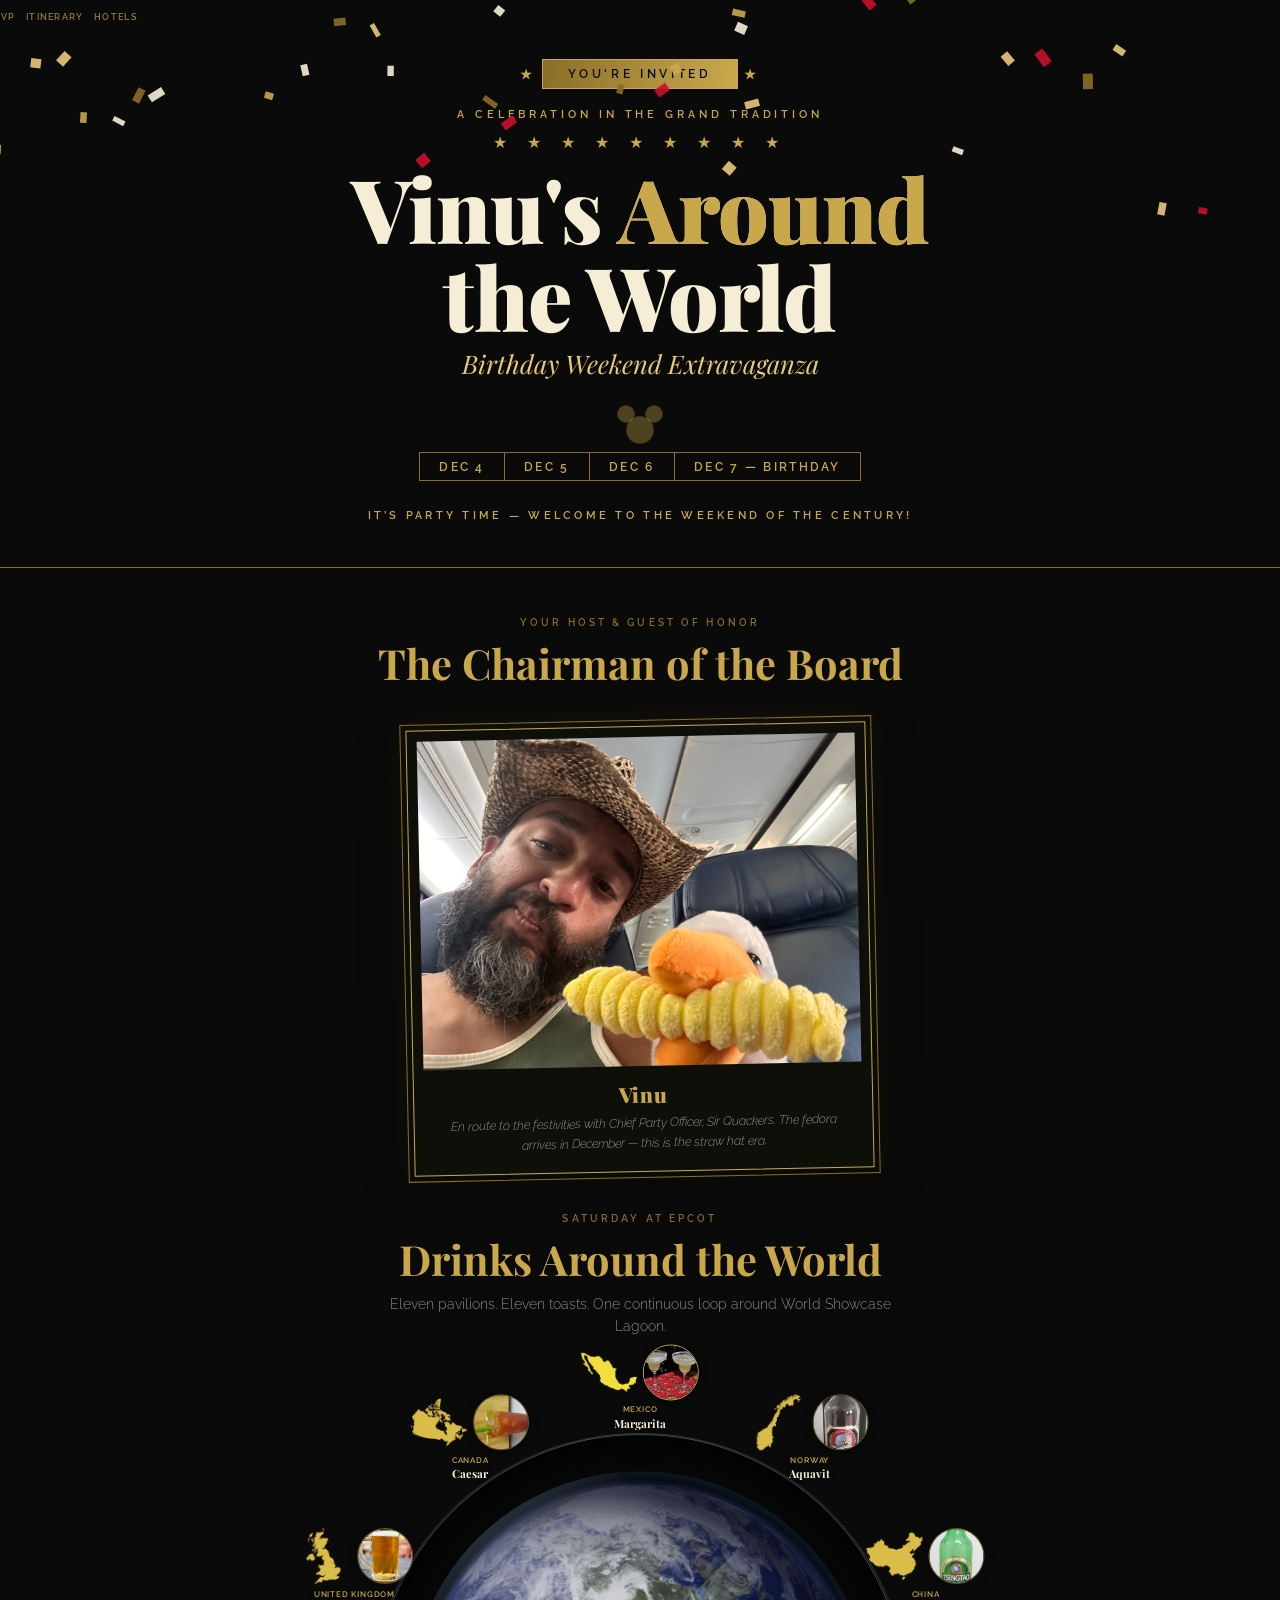
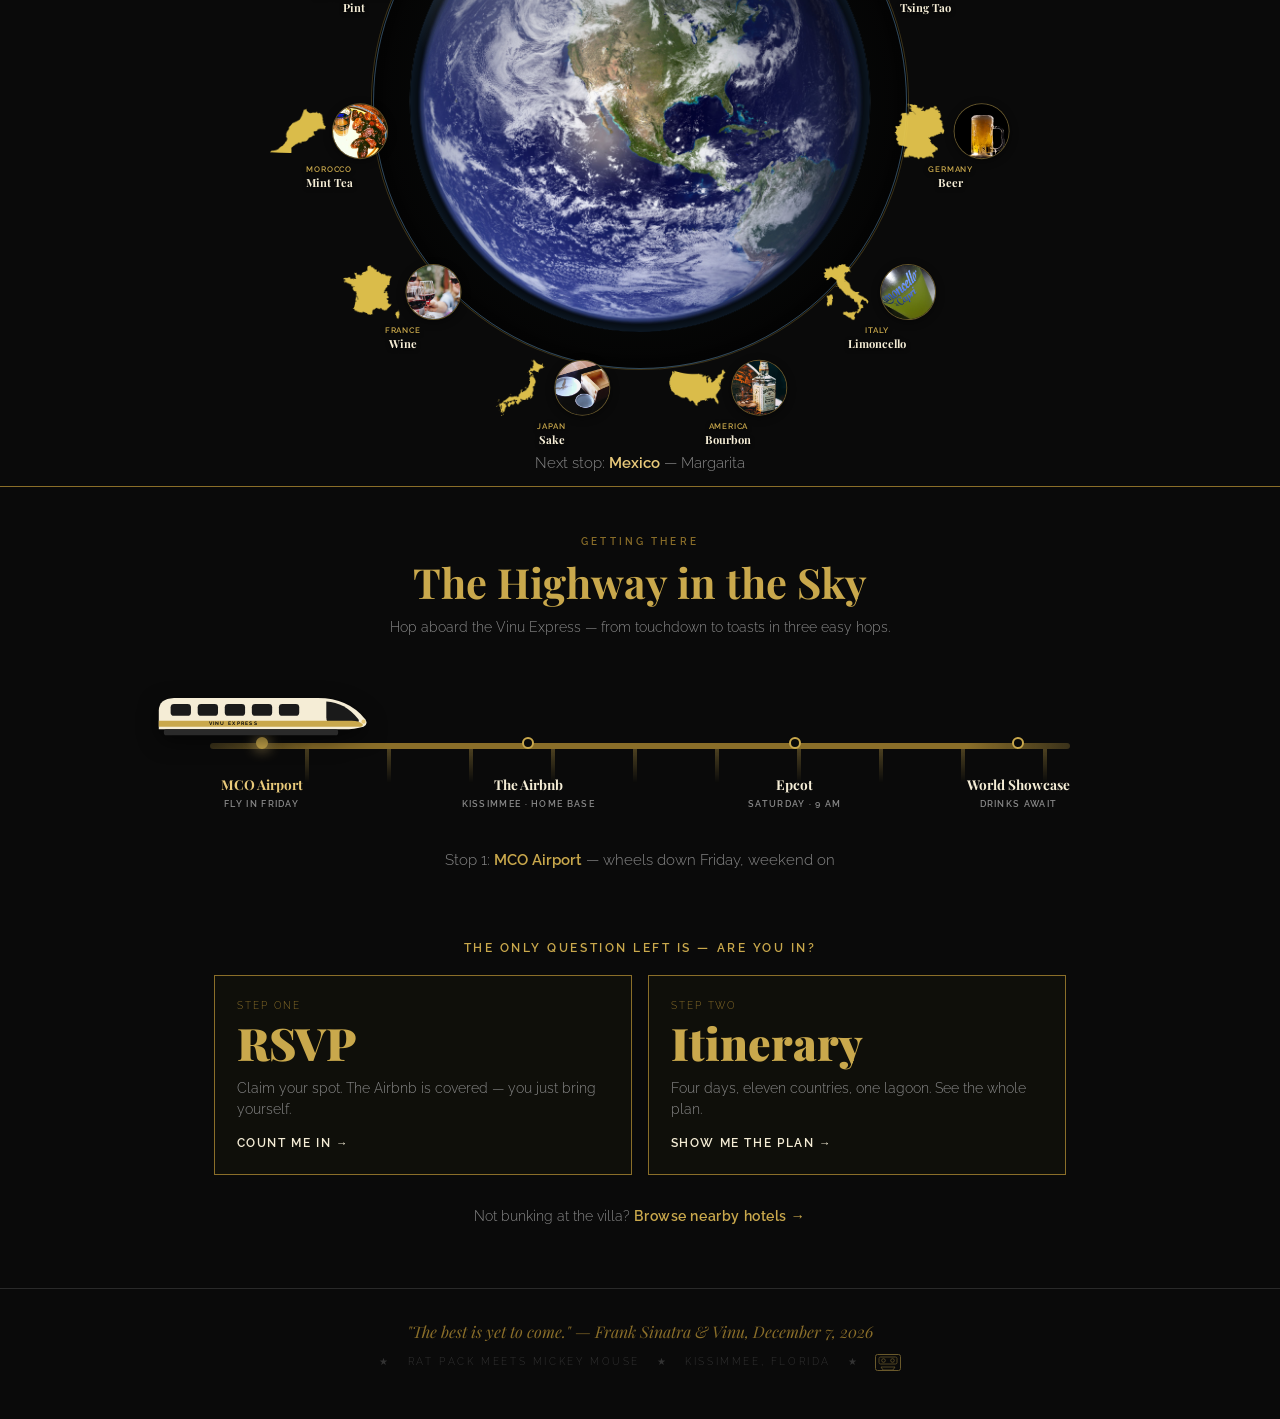
<file: index.html>
<!DOCTYPE html>
<html lang="en">
  <head>
    <meta charset="UTF-8" />
    <meta name="viewport" content="width=device-width, initial-scale=1.0" />
    <title>Vinu's Birthday Bash</title>
    <meta
      name="description"
      content="Vinu's Around the World birthday weekend — choose RSVP or itinerary."
    />
    <link rel="preconnect" href="https://fonts.googleapis.com" />
    <link rel="preconnect" href="https://fonts.gstatic.com" crossorigin />
    <link
      href="https://fonts.googleapis.com/css2?family=Playfair+Display:wght@400;700;900&family=Raleway:wght@300;400;600&display=swap"
      rel="stylesheet"
    />
    <link rel="stylesheet" href="styles.css?v=fun5" />
  </head>
  <body>
    <nav class="top-links" aria-label="Primary">
      <a class="top-link" href="rsvp.html">RSVP</a>
      <a class="top-link" href="itinerary.html">Itinerary</a>
      <a class="top-link" href="hotels.html">Hotels</a>
    </nav>

    <header class="marquee-header">
      <div class="invite-ribbon">
        <span class="invite-ribbon-text">You're Invited</span>
      </div>
      <div class="marquee-eyebrow">A Celebration in the Grand Tradition</div>
      <div class="marquee-stars">
        <span class="star">★ ★ ★ ★ ★ ★ ★ ★ ★</span>
      </div>
      <h1 class="marquee-title">Vinu's <span>Around</span><br />the World</h1>
      <p class="marquee-subtitle">Birthday Weekend Extravaganza</p>
      <div class="mickey-silhouette">
        <svg
          viewBox="0 0 100 80"
          fill="none"
          xmlns="http://www.w3.org/2000/svg"
          aria-hidden="true"
        >
          <circle cx="22" cy="20" r="18" fill="#C9A84C" opacity="0.25" />
          <circle cx="78" cy="20" r="18" fill="#C9A84C" opacity="0.25" />
          <circle cx="50" cy="52" r="28" fill="#C9A84C" opacity="0.25" />
          <circle cx="22" cy="20" r="16" fill="#C9A84C" opacity="0.15" />
          <circle cx="78" cy="20" r="16" fill="#C9A84C" opacity="0.15" />
          <circle cx="50" cy="52" r="26" fill="#C9A84C" opacity="0.15" />
        </svg>
      </div>
      <div class="marquee-dates">
        <div class="marquee-date-item">Dec 4</div>
        <div class="marquee-date-item">Dec 5</div>
        <div class="marquee-date-item">Dec 6</div>
        <div class="marquee-date-item">Dec 7 — Birthday</div>
      </div>

      <div class="countdown" id="countdown" aria-label="Countdown to the party">
        <div class="countdown-label">The party starts in</div>
        <div class="countdown-grid">
          <div class="countdown-cell">
            <span class="countdown-num" id="cd-days">—</span>
            <span class="countdown-unit">Days</span>
          </div>
          <div class="countdown-cell">
            <span class="countdown-num" id="cd-hours">—</span>
            <span class="countdown-unit">Hours</span>
          </div>
          <div class="countdown-cell">
            <span class="countdown-num" id="cd-minutes">—</span>
            <span class="countdown-unit">Minutes</span>
          </div>
          <div class="countdown-cell">
            <span class="countdown-num" id="cd-seconds">—</span>
            <span class="countdown-unit">Seconds</span>
          </div>
        </div>
      </div>
    </header>

    <section class="guest-of-honor" aria-label="Guest of honor">
      <p class="world-showcase-kicker">Your Host &amp; Guest of Honor</p>
      <h2 class="world-showcase-title">The Chairman of the Board</h2>
      <div class="guest-frame">
        <img
          src="assets/guest-of-honor.jpg"
          alt="Vinu in a straw cowboy hat on a plane, holding a plush duck"
          width="1200"
          height="900"
          loading="lazy"
        />
        <div class="guest-plaque">
          <span class="guest-name">Vinu</span>
          <span class="guest-caption"
            >En route to the festivities with Chief Party Officer, Sir
            Quackers. The fedora arrives in December — this is the straw hat
            era.</span
          >
        </div>
      </div>
    </section>

    <section
      class="world-showcase"
      aria-label="Drinks Around the World animation"
    >
      <p class="world-showcase-kicker">Saturday at Epcot</p>
      <h2 class="world-showcase-title">Drinks Around the World</h2>
      <p class="world-showcase-sub">
        Eleven pavilions. Eleven toasts. One continuous loop around World
        Showcase Lagoon.
      </p>

      <div class="world-stage" aria-hidden="true">
        <div class="world-lagoon"></div>
        <div class="world-orbit">
          <div class="pavilion" style="--i: 0">
            <div class="pavilion-stabilize">
              <div class="pavilion-card">
                <div class="pavilion-row">
                  <div class="country-outline" title="Mexico">
                    <img
                      src="assets/maps/mx.png"
                      alt="Mexico outline"
                      width="128"
                      height="128"
                      loading="lazy"
                    />
                  </div>
                  <div class="drink-photo">
                    <img
                      src="assets/drinks/margarita.jpg"
                      alt="Margarita"
                      width="200"
                      height="200"
                      loading="lazy"
                    />
                  </div>
                </div>
                <div class="pavilion-meta">
                  <span class="pavilion-country">Mexico</span>
                  <span class="pavilion-drink">Margarita</span>
                </div>
              </div>
            </div>
          </div>
          <div class="pavilion" style="--i: 1">
            <div class="pavilion-stabilize">
              <div class="pavilion-card">
                <div class="pavilion-row">
                  <div class="country-outline" title="Norway">
                    <img
                      src="assets/maps/no.png"
                      alt="Norway outline"
                      width="128"
                      height="128"
                      loading="lazy"
                    />
                  </div>
                  <div class="drink-photo">
                    <img
                      src="assets/drinks/aquavit.jpg"
                      alt="Aquavit"
                      width="200"
                      height="200"
                      loading="lazy"
                    />
                  </div>
                </div>
                <div class="pavilion-meta">
                  <span class="pavilion-country">Norway</span>
                  <span class="pavilion-drink">Aquavit</span>
                </div>
              </div>
            </div>
          </div>
          <div class="pavilion" style="--i: 2">
            <div class="pavilion-stabilize">
              <div class="pavilion-card">
                <div class="pavilion-row">
                  <div class="country-outline" title="China">
                    <img
                      src="assets/maps/cn.png"
                      alt="China outline"
                      width="128"
                      height="128"
                      loading="lazy"
                    />
                  </div>
                  <div class="drink-photo">
                    <img
                      src="assets/drinks/tsingtao.jpg"
                      alt="Tsing Tao"
                      width="200"
                      height="200"
                      loading="lazy"
                    />
                  </div>
                </div>
                <div class="pavilion-meta">
                  <span class="pavilion-country">China</span>
                  <span class="pavilion-drink">Tsing Tao</span>
                </div>
              </div>
            </div>
          </div>
          <div class="pavilion" style="--i: 3">
            <div class="pavilion-stabilize">
              <div class="pavilion-card">
                <div class="pavilion-row">
                  <div class="country-outline" title="Germany">
                    <img
                      src="assets/maps/de.png"
                      alt="Germany outline"
                      width="128"
                      height="128"
                      loading="lazy"
                    />
                  </div>
                  <div class="drink-photo">
                    <img
                      src="assets/drinks/beer.jpg"
                      alt="Beer"
                      width="200"
                      height="200"
                      loading="lazy"
                    />
                  </div>
                </div>
                <div class="pavilion-meta">
                  <span class="pavilion-country">Germany</span>
                  <span class="pavilion-drink">Beer</span>
                </div>
              </div>
            </div>
          </div>
          <div class="pavilion" style="--i: 4">
            <div class="pavilion-stabilize">
              <div class="pavilion-card">
                <div class="pavilion-row">
                  <div class="country-outline" title="Italy">
                    <img
                      src="assets/maps/it.png"
                      alt="Italy outline"
                      width="128"
                      height="128"
                      loading="lazy"
                    />
                  </div>
                  <div class="drink-photo">
                    <img
                      src="assets/drinks/limoncello.jpg"
                      alt="Limoncello"
                      width="200"
                      height="200"
                      loading="lazy"
                    />
                  </div>
                </div>
                <div class="pavilion-meta">
                  <span class="pavilion-country">Italy</span>
                  <span class="pavilion-drink">Limoncello</span>
                </div>
              </div>
            </div>
          </div>
          <div class="pavilion" style="--i: 5">
            <div class="pavilion-stabilize">
              <div class="pavilion-card">
                <div class="pavilion-row">
                  <div class="country-outline" title="America">
                    <img
                      src="assets/maps/us.png"
                      alt="America outline"
                      width="128"
                      height="128"
                      loading="lazy"
                    />
                  </div>
                  <div class="drink-photo">
                    <img
                      src="assets/drinks/bourbon.jpg"
                      alt="Bourbon"
                      width="200"
                      height="200"
                      loading="lazy"
                    />
                  </div>
                </div>
                <div class="pavilion-meta">
                  <span class="pavilion-country">America</span>
                  <span class="pavilion-drink">Bourbon</span>
                </div>
              </div>
            </div>
          </div>
          <div class="pavilion" style="--i: 6">
            <div class="pavilion-stabilize">
              <div class="pavilion-card">
                <div class="pavilion-row">
                  <div class="country-outline" title="Japan">
                    <img
                      src="assets/maps/jp.png"
                      alt="Japan outline"
                      width="128"
                      height="128"
                      loading="lazy"
                    />
                  </div>
                  <div class="drink-photo">
                    <img
                      src="assets/drinks/sake.jpg"
                      alt="Sake"
                      width="200"
                      height="200"
                      loading="lazy"
                    />
                  </div>
                </div>
                <div class="pavilion-meta">
                  <span class="pavilion-country">Japan</span>
                  <span class="pavilion-drink">Sake</span>
                </div>
              </div>
            </div>
          </div>
          <div class="pavilion" style="--i: 7">
            <div class="pavilion-stabilize">
              <div class="pavilion-card">
                <div class="pavilion-row">
                  <div class="country-outline" title="France">
                    <img
                      src="assets/maps/fr.png"
                      alt="France outline"
                      width="128"
                      height="128"
                      loading="lazy"
                    />
                  </div>
                  <div class="drink-photo">
                    <img
                      src="assets/drinks/wine.jpg"
                      alt="Wine"
                      width="200"
                      height="200"
                      loading="lazy"
                    />
                  </div>
                </div>
                <div class="pavilion-meta">
                  <span class="pavilion-country">France</span>
                  <span class="pavilion-drink">Wine</span>
                </div>
              </div>
            </div>
          </div>
          <div class="pavilion" style="--i: 8">
            <div class="pavilion-stabilize">
              <div class="pavilion-card">
                <div class="pavilion-row">
                  <div class="country-outline" title="Morocco">
                    <img
                      src="assets/maps/ma.png"
                      alt="Morocco outline"
                      width="128"
                      height="128"
                      loading="lazy"
                    />
                  </div>
                  <div class="drink-photo">
                    <img
                      src="assets/drinks/mint-tea.jpg"
                      alt="Mint Tea"
                      width="200"
                      height="200"
                      loading="lazy"
                    />
                  </div>
                </div>
                <div class="pavilion-meta">
                  <span class="pavilion-country">Morocco</span>
                  <span class="pavilion-drink">Mint Tea</span>
                </div>
              </div>
            </div>
          </div>
          <div class="pavilion" style="--i: 9">
            <div class="pavilion-stabilize">
              <div class="pavilion-card">
                <div class="pavilion-row">
                  <div class="country-outline" title="United Kingdom">
                    <img
                      src="assets/maps/gb.png"
                      alt="United Kingdom outline"
                      width="128"
                      height="128"
                      loading="lazy"
                    />
                  </div>
                  <div class="drink-photo">
                    <img
                      src="assets/drinks/pint.jpg"
                      alt="Pint"
                      width="200"
                      height="200"
                      loading="lazy"
                    />
                  </div>
                </div>
                <div class="pavilion-meta">
                  <span class="pavilion-country">United Kingdom</span>
                  <span class="pavilion-drink">Pint</span>
                </div>
              </div>
            </div>
          </div>
          <div class="pavilion" style="--i: 10">
            <div class="pavilion-stabilize">
              <div class="pavilion-card">
                <div class="pavilion-row">
                  <div class="country-outline" title="Canada">
                    <img
                      src="assets/maps/ca.png"
                      alt="Canada outline"
                      width="128"
                      height="128"
                      loading="lazy"
                    />
                  </div>
                  <div class="drink-photo">
                    <img
                      src="assets/drinks/caesar.jpg"
                      alt="Caesar"
                      width="200"
                      height="200"
                      loading="lazy"
                    />
                  </div>
                </div>
                <div class="pavilion-meta">
                  <span class="pavilion-country">Canada</span>
                  <span class="pavilion-drink">Caesar</span>
                </div>
              </div>
            </div>
          </div>
        </div>

        <div class="spaceship-earth">
          <div class="earth-core">
            <img
              class="earth-globe-img"
              src="assets/globe.jpg"
              alt="Earth globe"
              width="900"
              height="900"
            />
            <div class="earth-shine" aria-hidden="true"></div>
            <div class="earth-atmosphere" aria-hidden="true"></div>
          </div>
          <div class="earth-ripple"></div>
          <div class="earth-ripple earth-ripple-delay"></div>
        </div>
      </div>

      <p class="world-showcase-caption" id="world-caption">
        Next stop: <strong>Mexico</strong> — Margarita
      </p>
    </section>

    <section class="monorail" aria-label="How we travel for the weekend">
      <p class="world-showcase-kicker">Getting There</p>
      <h2 class="world-showcase-title">The Highway in the Sky</h2>
      <p class="world-showcase-sub">
        Hop aboard the Vinu Express — from touchdown to toasts in three easy
        hops.
      </p>

      <div class="monorail-stage" aria-hidden="true">
        <div class="monorail-track">
          <div class="monorail-pylons"></div>
          <div class="monorail-beam"></div>

          <div class="monorail-station" style="--pos: 6%">
            <span class="station-dot"></span>
            <span class="station-name">MCO Airport</span>
            <span class="station-note">Fly in Friday</span>
          </div>
          <div class="monorail-station" style="--pos: 37%">
            <span class="station-dot"></span>
            <span class="station-name">The Airbnb</span>
            <span class="station-note">Kissimmee · Home base</span>
          </div>
          <div class="monorail-station" style="--pos: 68%">
            <span class="station-dot"></span>
            <span class="station-name">Epcot</span>
            <span class="station-note">Saturday · 9 AM</span>
          </div>
          <div class="monorail-station" style="--pos: 94%">
            <span class="station-dot"></span>
            <span class="station-name">World Showcase</span>
            <span class="station-note">Drinks await</span>
          </div>

          <div class="monorail-train" id="monorail-train">
            <svg
              viewBox="0 0 260 64"
              xmlns="http://www.w3.org/2000/svg"
              aria-hidden="true"
            >
              <!-- body with sloped nose facing right -->
              <path
                d="M8 50 L8 28 Q8 14 26 13 L196 13 Q232 13 252 38 Q256 44 250 47 Q240 50 226 50 Z"
                fill="#f5edd6"
              />
              <!-- nose canopy window -->
              <path
                d="M206 17 Q228 18 244 38 Q246 42 240 43 L212 43 Q206 43 206 36 Z"
                fill="#1a1a1a"
              />
              <!-- side windows -->
              <rect x="22" y="20" width="24" height="14" rx="4" fill="#1a1a1a" />
              <rect x="54" y="20" width="24" height="14" rx="4" fill="#1a1a1a" />
              <rect x="86" y="20" width="24" height="14" rx="4" fill="#1a1a1a" />
              <rect x="118" y="20" width="24" height="14" rx="4" fill="#1a1a1a" />
              <rect x="150" y="20" width="24" height="14" rx="4" fill="#1a1a1a" />
              <!-- signature stripe -->
              <path
                d="M8 40 L236 40 Q245 40 249 44 Q250 46 247 47 L8 47 Z"
                fill="#c9a84c"
              />
              <!-- skirt hugging the beam -->
              <rect x="14" y="50" width="206" height="7" rx="3" fill="#2a2a2a" />
              <!-- headlight -->
              <circle cx="250" cy="41" r="2.5" fill="#e8c97a" />
              <text
                x="96"
                y="45.5"
                font-family="Raleway, sans-serif"
                font-size="6"
                font-weight="700"
                letter-spacing="1.5"
                fill="#0a0a0a"
                text-anchor="middle"
              >
                VINU EXPRESS
              </text>
            </svg>
          </div>
        </div>
      </div>

      <p class="monorail-caption" id="monorail-caption">
        Now boarding: <strong>the Vinu Express</strong>
      </p>
    </section>

    <div class="content">
      <p class="choose-lede">The only question left is — are you in?</p>
      <div class="choose-grid">
        <a class="choose-card" href="rsvp.html">
          <span class="choose-label">Step One</span>
          <span class="choose-title">RSVP</span>
          <span class="choose-desc"
            >Claim your spot. The Airbnb is covered — you just bring
            yourself.</span
          >
          <span class="choose-cta">Count me in →</span>
        </a>
        <a class="choose-card" href="itinerary.html">
          <span class="choose-label">Step Two</span>
          <span class="choose-title">Itinerary</span>
          <span class="choose-desc"
            >Four days, eleven countries, one lagoon. See the whole
            plan.</span
          >
          <span class="choose-cta">Show me the plan →</span>
        </a>
      </div>
      <p class="page-switch">
        Not bunking at the villa?
        <a href="hotels.html">Browse nearby hotels →</a>
      </p>
    </div>

    <footer class="footer">
      <div class="footer-text">
        "The best is yet to come." — Frank Sinatra & Vinu, December 7, 2026
      </div>
      <div class="footer-meta">
        ★ &nbsp; Rat Pack Meets Mickey Mouse &nbsp; ★ &nbsp; Kissimmee, Florida
        &nbsp; ★
        <button
          class="egg-cassette"
          id="egg-cassette"
          type="button"
          aria-label="A mixtape someone left behind"
        >
          <svg viewBox="0 0 26 17" xmlns="http://www.w3.org/2000/svg" aria-hidden="true">
            <rect x="0.5" y="0.5" width="25" height="16" rx="2" fill="none" stroke="#c9a84c" />
            <rect x="4" y="3" width="18" height="7" rx="1.5" fill="none" stroke="#c9a84c" stroke-width="0.75" />
            <circle cx="8.5" cy="6.5" r="1.8" fill="none" stroke="#c9a84c" stroke-width="0.75" />
            <circle cx="17.5" cy="6.5" r="1.8" fill="none" stroke="#c9a84c" stroke-width="0.75" />
            <path d="M6 13 L8 16 H18 L20 13 Z" fill="none" stroke="#c9a84c" stroke-width="0.75" />
          </svg>
        </button>
      </div>
    </footer>

    <script src="world.js"></script>
    <script src="festive.js"></script>
    <script src="monorail.js"></script>
    <script src="eggs.js"></script>
  </body>
</html>
</file>
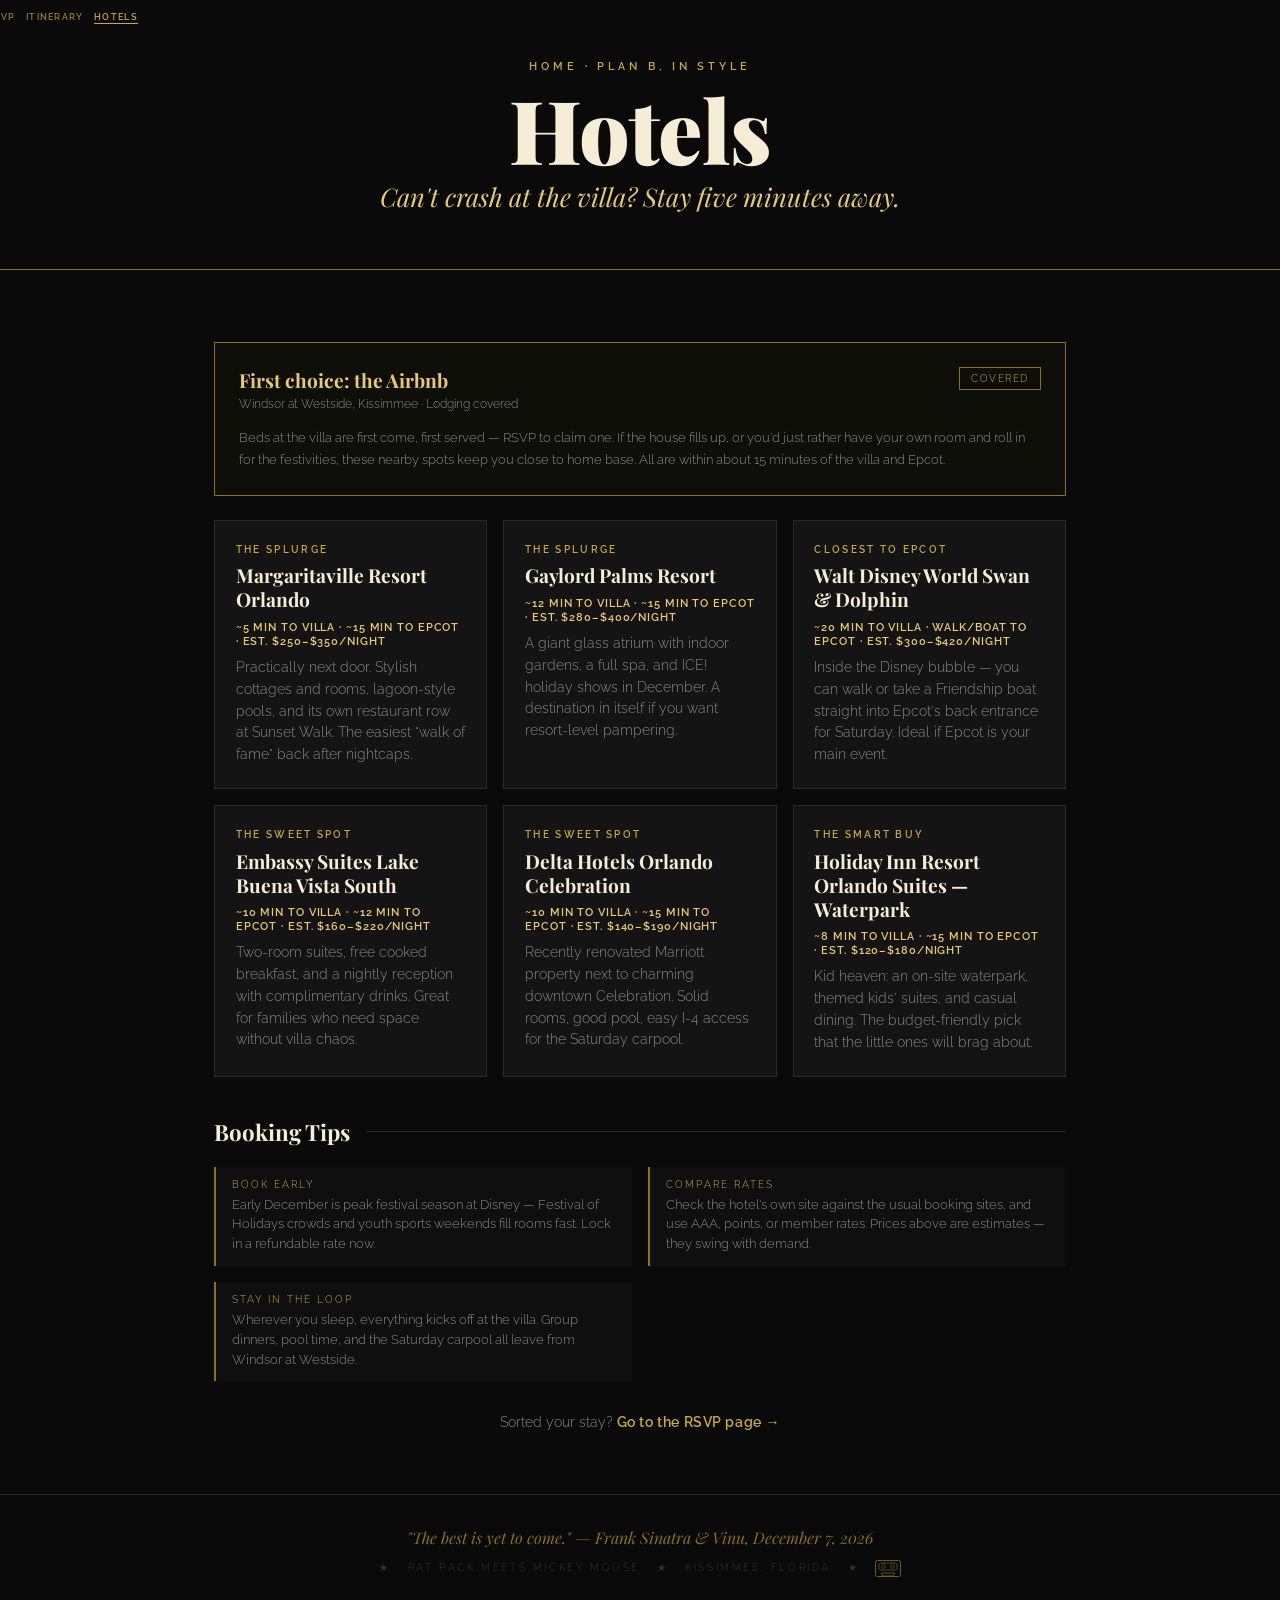
<file: hotels.html>
<!DOCTYPE html>
<html lang="en">
  <head>
    <meta charset="UTF-8" />
    <meta name="viewport" content="width=device-width, initial-scale=1.0" />
    <title>Hotels — Vinu's Birthday Bash</title>
    <meta
      name="description"
      content="Nearby hotel options for Vinu's Around the World birthday weekend in Kissimmee."
    />
    <link rel="preconnect" href="https://fonts.googleapis.com" />
    <link rel="preconnect" href="https://fonts.gstatic.com" crossorigin />
    <link
      href="https://fonts.googleapis.com/css2?family=Playfair+Display:wght@400;700;900&family=Raleway:wght@300;400;600&display=swap"
      rel="stylesheet"
    />
    <link rel="stylesheet" href="styles.css?v=fun5" />
  </head>
  <body>
    <nav class="top-links" aria-label="Primary">
      <a class="top-link" href="rsvp.html">RSVP</a>
      <a class="top-link" href="itinerary.html">Itinerary</a>
      <a class="top-link is-active" href="hotels.html" aria-current="page"
        >Hotels</a
      >
    </nav>

    <header class="marquee-header page-header">
      <div class="marquee-eyebrow">
        <a class="home-link" href="index.html">Home</a> · Plan B, In Style
      </div>
      <h1 class="marquee-title page-title">Hotels</h1>
      <p class="marquee-subtitle">
        Can't crash at the villa? Stay five minutes away.
      </p>
    </header>

    <div class="content">
      <div class="airbnb-rec">
        <div class="airbnb-rec-header">
          <div>
            <div class="airbnb-rec-title">First choice: the Airbnb</div>
            <div class="airbnb-rec-sub">
              Windsor at Westside, Kissimmee · Lodging covered
            </div>
          </div>
          <div class="airbnb-badge">Covered</div>
        </div>
        <div class="airbnb-copy">
          Beds at the villa are first come, first served —
          <a href="rsvp.html">RSVP</a> to claim one. If the house fills up, or
          you'd just rather have your own room and roll in for the festivities,
          these nearby spots keep you close to home base. All are within about
          15 minutes of the villa and Epcot.
        </div>
      </div>

      <div class="hotels-grid">
        <div class="hotel-card">
          <div class="hotel-tier">The Splurge</div>
          <div class="hotel-name">Margaritaville Resort Orlando</div>
          <div class="hotel-meta">
            ~5 min to villa · ~15 min to Epcot · est. $250–$350/night
          </div>
          <div class="hotel-desc">
            Practically next door. Stylish cottages and rooms, lagoon-style
            pools, and its own restaurant row at Sunset Walk. The easiest
            "walk of fame" back after nightcaps.
          </div>
        </div>

        <div class="hotel-card">
          <div class="hotel-tier">The Splurge</div>
          <div class="hotel-name">Gaylord Palms Resort</div>
          <div class="hotel-meta">
            ~12 min to villa · ~15 min to Epcot · est. $280–$400/night
          </div>
          <div class="hotel-desc">
            A giant glass atrium with indoor gardens, a full spa, and
            ICE! holiday shows in December. A destination in itself if you
            want resort-level pampering.
          </div>
        </div>

        <div class="hotel-card">
          <div class="hotel-tier">Closest to Epcot</div>
          <div class="hotel-name">Walt Disney World Swan &amp; Dolphin</div>
          <div class="hotel-meta">
            ~20 min to villa · walk/boat to Epcot · est. $300–$420/night
          </div>
          <div class="hotel-desc">
            Inside the Disney bubble — you can walk or take a Friendship boat
            straight into Epcot's back entrance for Saturday. Ideal if Epcot
            is your main event.
          </div>
        </div>

        <div class="hotel-card">
          <div class="hotel-tier">The Sweet Spot</div>
          <div class="hotel-name">
            Embassy Suites Lake Buena Vista South
          </div>
          <div class="hotel-meta">
            ~10 min to villa · ~12 min to Epcot · est. $160–$220/night
          </div>
          <div class="hotel-desc">
            Two-room suites, free cooked breakfast, and a nightly reception
            with complimentary drinks. Great for families who need space
            without villa chaos.
          </div>
        </div>

        <div class="hotel-card">
          <div class="hotel-tier">The Sweet Spot</div>
          <div class="hotel-name">Delta Hotels Orlando Celebration</div>
          <div class="hotel-meta">
            ~10 min to villa · ~15 min to Epcot · est. $140–$190/night
          </div>
          <div class="hotel-desc">
            Recently renovated Marriott property next to charming downtown
            Celebration. Solid rooms, good pool, easy I-4 access for the
            Saturday carpool.
          </div>
        </div>

        <div class="hotel-card">
          <div class="hotel-tier">The Smart Buy</div>
          <div class="hotel-name">
            Holiday Inn Resort Orlando Suites — Waterpark
          </div>
          <div class="hotel-meta">
            ~8 min to villa · ~15 min to Epcot · est. $120–$180/night
          </div>
          <div class="hotel-desc">
            Kid heaven: an on-site waterpark, themed kids' suites, and casual
            dining. The budget-friendly pick that the little ones will brag
            about.
          </div>
        </div>
      </div>

      <div class="tips-section">
        <div class="cost-header">
          <h2 class="section-title">Booking Tips</h2>
          <div class="cost-header-line"></div>
        </div>
        <div class="tips-grid">
          <div class="tip-card">
            <div class="tip-label">Book Early</div>
            <div class="tip-text">
              Early December is peak festival season at Disney — Festival of
              Holidays crowds and youth sports weekends fill rooms fast. Lock
              in a refundable rate now.
            </div>
          </div>
          <div class="tip-card">
            <div class="tip-label">Compare Rates</div>
            <div class="tip-text">
              Check the hotel's own site against the usual booking sites, and
              use AAA, points, or member rates. Prices above are estimates —
              they swing with demand.
            </div>
          </div>
          <div class="tip-card">
            <div class="tip-label">Stay in the Loop</div>
            <div class="tip-text">
              Wherever you sleep, everything kicks off at the villa. Group
              dinners, pool time, and the Saturday carpool all leave from
              Windsor at Westside.
            </div>
          </div>
        </div>
      </div>

      <p class="page-switch">
        Sorted your stay?
        <a href="rsvp.html">Go to the RSVP page →</a>
      </p>
    </div>

    <footer class="footer">
      <div class="footer-text">
        "The best is yet to come." — Frank Sinatra &amp; Vinu, December 7, 2026
      </div>
      <div class="footer-meta">
        ★ &nbsp; Rat Pack Meets Mickey Mouse &nbsp; ★ &nbsp; Kissimmee, Florida
        &nbsp; ★
        <button
          class="egg-cassette"
          id="egg-cassette"
          type="button"
          aria-label="A mixtape someone left behind"
        >
          <svg viewBox="0 0 26 17" xmlns="http://www.w3.org/2000/svg" aria-hidden="true">
            <rect x="0.5" y="0.5" width="25" height="16" rx="2" fill="none" stroke="#c9a84c" />
            <rect x="4" y="3" width="18" height="7" rx="1.5" fill="none" stroke="#c9a84c" stroke-width="0.75" />
            <circle cx="8.5" cy="6.5" r="1.8" fill="none" stroke="#c9a84c" stroke-width="0.75" />
            <circle cx="17.5" cy="6.5" r="1.8" fill="none" stroke="#c9a84c" stroke-width="0.75" />
            <path d="M6 13 L8 16 H18 L20 13 Z" fill="none" stroke="#c9a84c" stroke-width="0.75" />
          </svg>
        </button>
      </div>
    </footer>

    <script src="festive.js"></script>
    <script src="eggs.js"></script>
  </body>
</html>
</file>
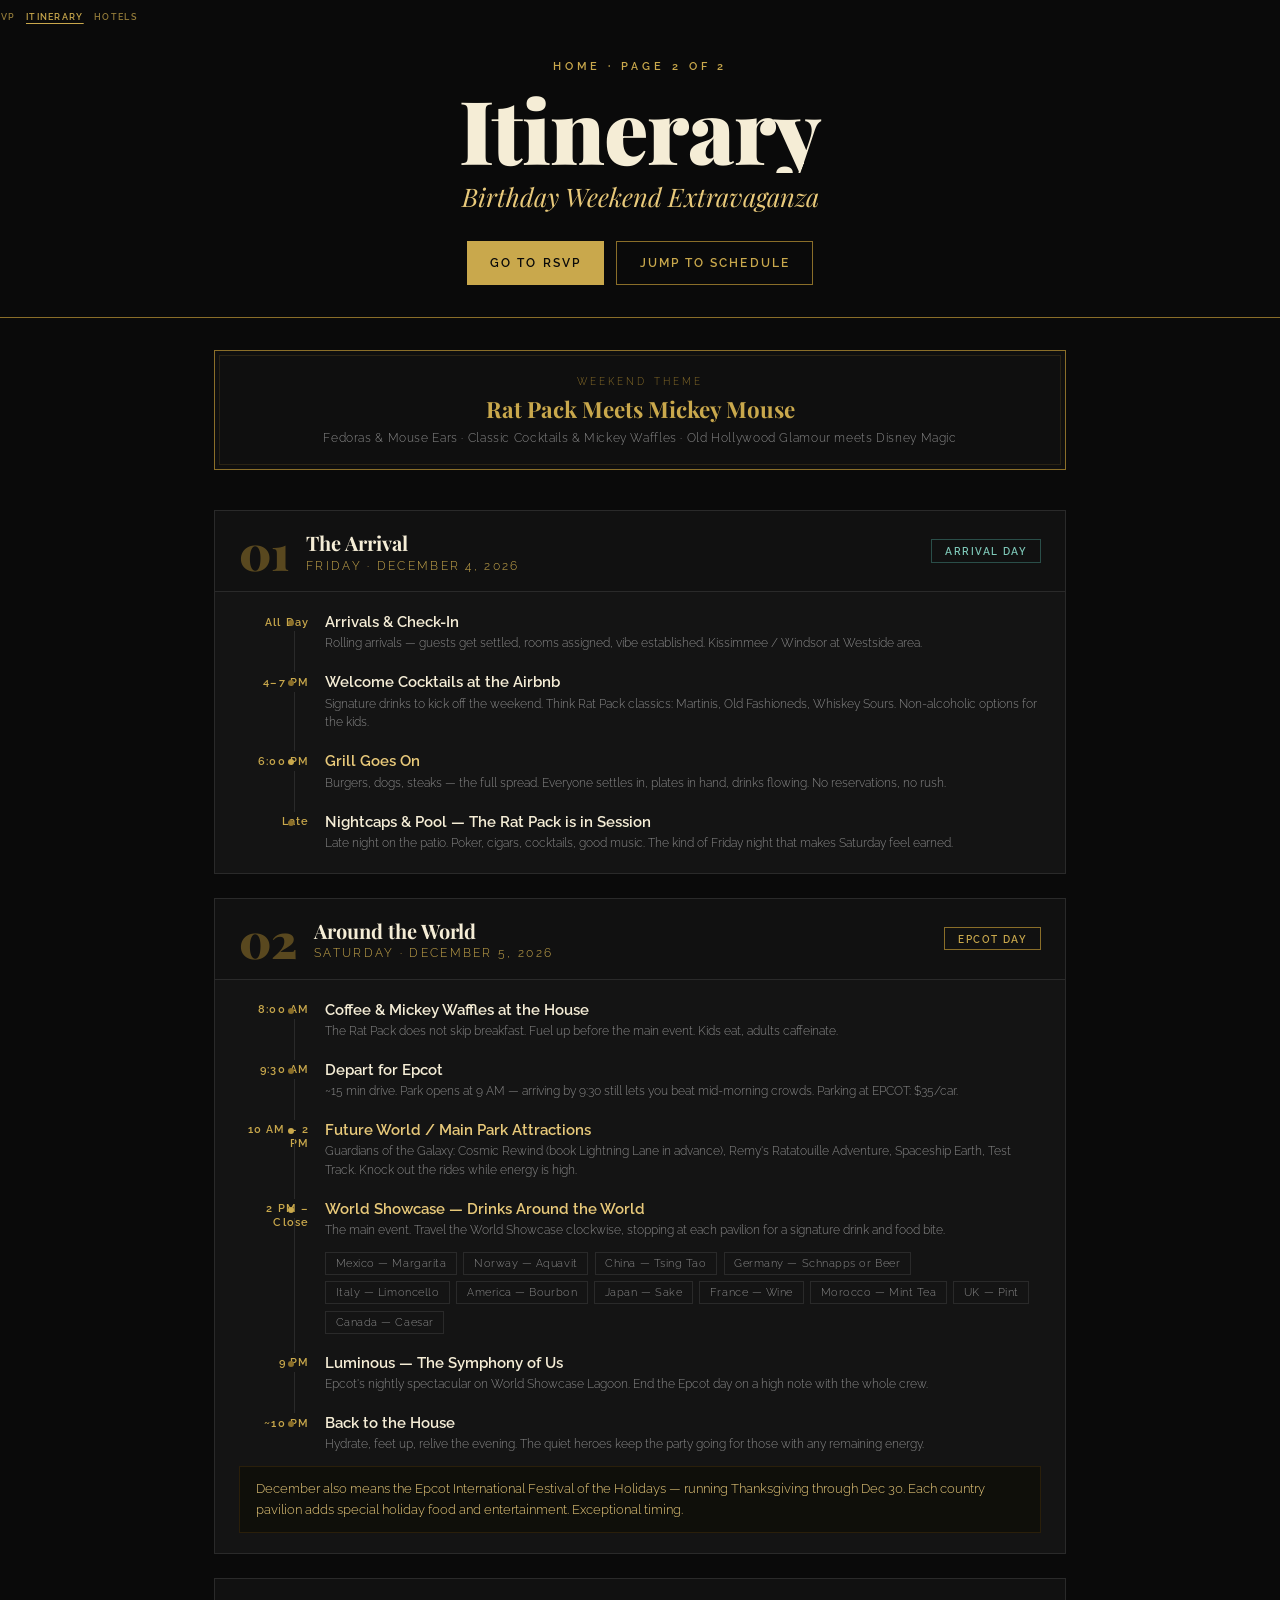
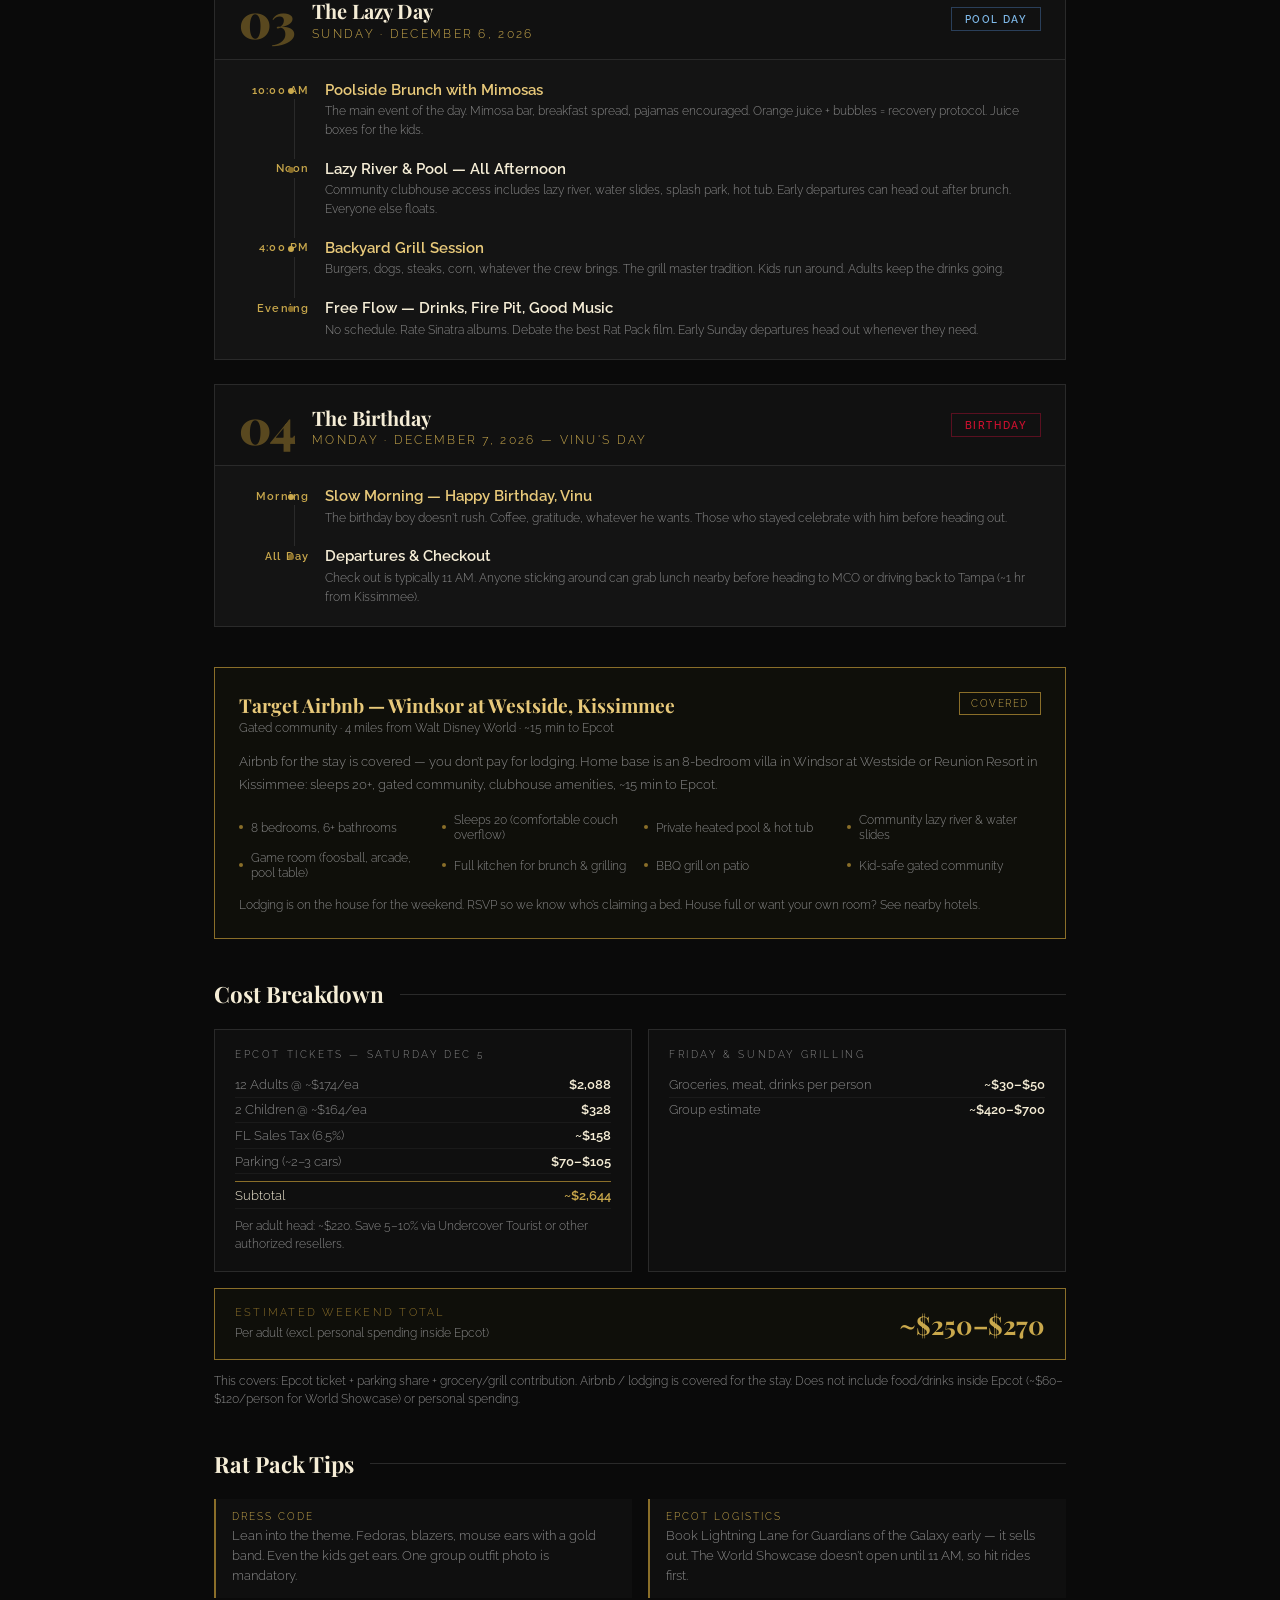
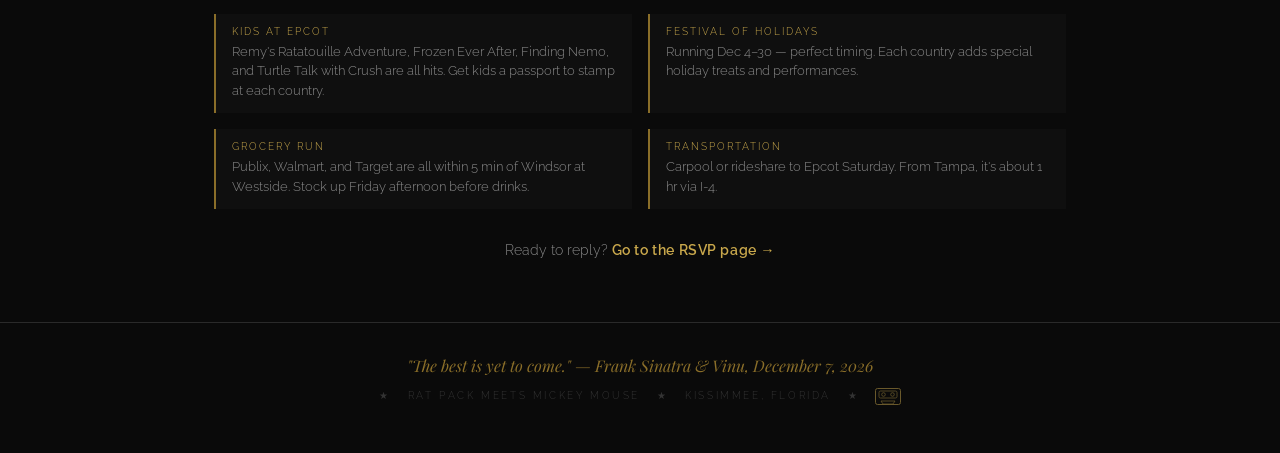
<file: itinerary.html>
<!DOCTYPE html>
<html lang="en">
  <head>
    <meta charset="UTF-8" />
    <meta name="viewport" content="width=device-width, initial-scale=1.0" />
    <title>Itinerary — Vinu's Birthday Bash</title>
    <meta
      name="description"
      content="Weekend itinerary for Vinu's Around the World birthday bash in Kissimmee."
    />
    <link rel="preconnect" href="https://fonts.googleapis.com" />
    <link rel="preconnect" href="https://fonts.gstatic.com" crossorigin />
    <link
      href="https://fonts.googleapis.com/css2?family=Playfair+Display:wght@400;700;900&family=Raleway:wght@300;400;600&display=swap"
      rel="stylesheet"
    />
    <link rel="stylesheet" href="styles.css?v=fun5" />
  </head>
  <body>
    <nav class="top-links" aria-label="Primary">
      <a class="top-link" href="rsvp.html">RSVP</a>
      <a class="top-link is-active" href="itinerary.html" aria-current="page"
        >Itinerary</a
      >
      <a class="top-link" href="hotels.html">Hotels</a>
    </nav>

    <header class="marquee-header page-header">
      <div class="marquee-eyebrow">
        <a class="home-link" href="index.html">Home</a> · Page 2 of 2
      </div>
      <h1 class="marquee-title page-title">Itinerary</h1>
      <p class="marquee-subtitle">
        Dec 4–7, 2026 · Around the World weekend plan
      </p>
      <div class="marquee-actions">
        <a class="btn btn-primary" href="rsvp.html">Go to RSVP</a>
        <a class="btn" href="#weekend">Jump to Schedule</a>
      </div>
    </header>
    <div class="content">
      <div class="theme-badge">
        <div class="theme-badge-label">Weekend Theme</div>
        <div class="theme-badge-text" data-field="theme">
          Rat Pack Meets Mickey Mouse
        </div>
        <div class="theme-badge-desc" data-field="themeDesc">
          Fedoras & Mouse Ears · Classic Cocktails & Mickey Waffles · Old
          Hollywood Glamour meets Disney Magic
        </div>
      </div>

      <div id="weekend">

        <div class="day-card">
          <div class="day-header">
            <div class="day-number">01</div>
            <div class="day-info">
              <div class="day-name">The Arrival</div>
              <div class="day-date">Friday · December 4, 2026</div>
            </div>
            <div class="day-tag arrival">Arrival Day</div>
          </div>
          <div class="day-body">
            <ul class="timeline">
              <li class="timeline-item">
                <div class="timeline-dot"></div>
                <div class="timeline-time">All Day</div>
                <div class="timeline-content">
                  <div class="timeline-event">Arrivals & Check-In</div>
                  <div class="timeline-detail">
                    Rolling arrivals — guests get settled, rooms assigned, vibe
                    established. Kissimmee / Windsor at Westside area.
                  </div>
                </div>
              </li>
              <li class="timeline-item">
                <div class="timeline-dot"></div>
                <div class="timeline-time">4–7 PM</div>
                <div class="timeline-content">
                  <div class="timeline-event">Welcome Cocktails at the Airbnb</div>
                  <div class="timeline-detail">
                    Signature drinks to kick off the weekend. Think Rat Pack
                    classics: Martinis, Old Fashioneds, Whiskey Sours.
                    Non-alcoholic options for the kids.
                  </div>
                </div>
              </li>
              <li class="timeline-item highlight">
                <div class="timeline-dot"></div>
                <div class="timeline-time">6:00 PM</div>
                <div class="timeline-content">
                  <div class="timeline-event">Grill Goes On</div>
                  <div class="timeline-detail">
                    Burgers, dogs, steaks — the full spread. Everyone settles
                    in, plates in hand, drinks flowing. No reservations, no
                    rush.
                  </div>
                </div>
              </li>
              <li class="timeline-item">
                <div class="timeline-dot"></div>
                <div class="timeline-time">Late</div>
                <div class="timeline-content">
                  <div class="timeline-event">
                    Nightcaps & Pool — The Rat Pack is in Session
                  </div>
                  <div class="timeline-detail">
                    Late night on the patio. Poker, cigars, cocktails, good
                    music. The kind of Friday night that makes Saturday feel
                    earned.
                  </div>
                </div>
              </li>
            </ul>
          </div>
        </div>

        <div class="day-card">
          <div class="day-header">
            <div class="day-number">02</div>
            <div class="day-info">
              <div class="day-name">Around the World</div>
              <div class="day-date">Saturday · December 5, 2026</div>
            </div>
            <div class="day-tag epcot">Epcot Day</div>
          </div>
          <div class="day-body">
            <ul class="timeline">
              <li class="timeline-item">
                <div class="timeline-dot"></div>
                <div class="timeline-time">8:00 AM</div>
                <div class="timeline-content">
                  <div class="timeline-event">
                    Coffee & Mickey Waffles at the House
                  </div>
                  <div class="timeline-detail">
                    The Rat Pack does not skip breakfast. Fuel up before the
                    main event. Kids eat, adults caffeinate.
                  </div>
                </div>
              </li>
              <li class="timeline-item">
                <div class="timeline-dot"></div>
                <div class="timeline-time">9:30 AM</div>
                <div class="timeline-content">
                  <div class="timeline-event">Depart for Epcot</div>
                  <div class="timeline-detail">
                    ~15 min drive. Park opens at 9 AM — arriving by 9:30 still
                    lets you beat mid-morning crowds. Parking at EPCOT: $35/car.
                  </div>
                </div>
              </li>
              <li class="timeline-item highlight">
                <div class="timeline-dot"></div>
                <div class="timeline-time">10 AM – 2 PM</div>
                <div class="timeline-content">
                  <div class="timeline-event">
                    Future World / Main Park Attractions
                  </div>
                  <div class="timeline-detail">
                    Guardians of the Galaxy: Cosmic Rewind (book Lightning Lane
                    in advance), Remy's Ratatouille Adventure, Spaceship Earth,
                    Test Track. Knock out the rides while energy is high.
                  </div>
                </div>
              </li>
              <li class="timeline-item highlight">
                <div class="timeline-dot"></div>
                <div class="timeline-time">2 PM – Close</div>
                <div class="timeline-content">
                  <div class="timeline-event">
                    World Showcase — Drinks Around the World
                  </div>
                  <div class="timeline-detail">
                    The main event. Travel the World Showcase clockwise,
                    stopping at each pavilion for a signature drink and food
                    bite.
                  </div>
                  <div class="epcot-countries">
                    <span class="country-tag">Mexico — Margarita</span>
                    <span class="country-tag">Norway — Aquavit</span>
                    <span class="country-tag">China — Tsing Tao</span>
                    <span class="country-tag">Germany — Schnapps or Beer</span>
                    <span class="country-tag">Italy — Limoncello</span>
                    <span class="country-tag">America — Bourbon</span>
                    <span class="country-tag">Japan — Sake</span>
                    <span class="country-tag">France — Wine</span>
                    <span class="country-tag">Morocco — Mint Tea</span>
                    <span class="country-tag">UK — Pint</span>
                    <span class="country-tag">Canada — Caesar</span>
                  </div>
                </div>
              </li>
              <li class="timeline-item">
                <div class="timeline-dot"></div>
                <div class="timeline-time">9 PM</div>
                <div class="timeline-content">
                  <div class="timeline-event">Luminous — The Symphony of Us</div>
                  <div class="timeline-detail">
                    Epcot's nightly spectacular on World Showcase Lagoon. End
                    the Epcot day on a high note with the whole crew.
                  </div>
                </div>
              </li>
              <li class="timeline-item">
                <div class="timeline-dot"></div>
                <div class="timeline-time">~10 PM</div>
                <div class="timeline-content">
                  <div class="timeline-event">Back to the House</div>
                  <div class="timeline-detail">
                    Hydrate, feet up, relive the evening. The quiet heroes keep
                    the party going for those with any remaining energy.
                  </div>
                </div>
              </li>
            </ul>
            <div class="highlight-box">
              December also means the Epcot International Festival of the
              Holidays — running Thanksgiving through Dec 30. Each country
              pavilion adds special holiday food and entertainment. Exceptional
              timing.
            </div>
          </div>
        </div>

        <div class="day-card">
          <div class="day-header">
            <div class="day-number">03</div>
            <div class="day-info">
              <div class="day-name">The Lazy Day</div>
              <div class="day-date">Sunday · December 6, 2026</div>
            </div>
            <div class="day-tag pool">Pool Day</div>
          </div>
          <div class="day-body">
            <ul class="timeline">
              <li class="timeline-item highlight">
                <div class="timeline-dot"></div>
                <div class="timeline-time">10:00 AM</div>
                <div class="timeline-content">
                  <div class="timeline-event">Poolside Brunch with Mimosas</div>
                  <div class="timeline-detail">
                    The main event of the day. Mimosa bar, breakfast spread,
                    pajamas encouraged. Orange juice + bubbles = recovery
                    protocol. Juice boxes for the kids.
                  </div>
                </div>
              </li>
              <li class="timeline-item">
                <div class="timeline-dot"></div>
                <div class="timeline-time">Noon</div>
                <div class="timeline-content">
                  <div class="timeline-event">
                    Lazy River & Pool — All Afternoon
                  </div>
                  <div class="timeline-detail">
                    Community clubhouse access includes lazy river, water
                    slides, splash park, hot tub. Early departures can head out
                    after brunch. Everyone else floats.
                  </div>
                </div>
              </li>
              <li class="timeline-item highlight">
                <div class="timeline-dot"></div>
                <div class="timeline-time">4:00 PM</div>
                <div class="timeline-content">
                  <div class="timeline-event">Backyard Grill Session</div>
                  <div class="timeline-detail">
                    Burgers, dogs, steaks, corn, whatever the crew brings. The
                    grill master tradition. Kids run around. Adults keep the
                    drinks going.
                  </div>
                </div>
              </li>
              <li class="timeline-item">
                <div class="timeline-dot"></div>
                <div class="timeline-time">Evening</div>
                <div class="timeline-content">
                  <div class="timeline-event">
                    Free Flow — Drinks, Fire Pit, Good Music
                  </div>
                  <div class="timeline-detail">
                    No schedule. Rate Sinatra albums. Debate the best Rat Pack
                    film. Early Sunday departures head out whenever they need.
                  </div>
                </div>
              </li>
            </ul>
          </div>
        </div>

        <div class="day-card">
          <div class="day-header">
            <div class="day-number">04</div>
            <div class="day-info">
              <div class="day-name">The Birthday</div>
              <div class="day-date">Monday · December 7, 2026 — Vinu's Day</div>
            </div>
            <div class="day-tag birthday">Birthday</div>
          </div>
          <div class="day-body">
            <ul class="timeline">
              <li class="timeline-item highlight">
                <div class="timeline-dot"></div>
                <div class="timeline-time">Morning</div>
                <div class="timeline-content">
                  <div class="timeline-event">
                    Slow Morning — Happy Birthday, Vinu
                  </div>
                  <div class="timeline-detail">
                    The birthday boy doesn't rush. Coffee, gratitude, whatever
                    he wants. Those who stayed celebrate with him before heading
                    out.
                  </div>
                </div>
              </li>
              <li class="timeline-item">
                <div class="timeline-dot"></div>
                <div class="timeline-time">All Day</div>
                <div class="timeline-content">
                  <div class="timeline-event">Departures & Checkout</div>
                  <div class="timeline-detail">
                    Check out is typically 11 AM. Anyone sticking around can
                    grab lunch nearby before heading to MCO or driving back to
                    Tampa (~1 hr from Kissimmee).
                  </div>
                </div>
              </li>
            </ul>
          </div>
        </div>
      </div>

      <div class="airbnb-rec">
        <div class="airbnb-rec-header">
          <div>
            <div class="airbnb-rec-title">
              Target Airbnb — Windsor at Westside, Kissimmee
            </div>
            <div class="airbnb-rec-sub">
              Gated community · 4 miles from Walt Disney World · ~15 min to
              Epcot
            </div>
          </div>
          <div class="airbnb-badge">Covered</div>
        </div>
        <div class="airbnb-copy">
          Airbnb for the stay is covered — you don’t pay for lodging. Home base
          is an 8-bedroom villa in Windsor at Westside or Reunion Resort in
          Kissimmee: sleeps 20+, gated community, clubhouse amenities, ~15 min
          to Epcot.
        </div>
        <div class="amenity-grid">
          <div class="amenity">
            <div class="amenity-dot"></div>
            8 bedrooms, 6+ bathrooms
          </div>
          <div class="amenity">
            <div class="amenity-dot"></div>
            Sleeps 20 (comfortable couch overflow)
          </div>
          <div class="amenity">
            <div class="amenity-dot"></div>
            Private heated pool & hot tub
          </div>
          <div class="amenity">
            <div class="amenity-dot"></div>
            Community lazy river & water slides
          </div>
          <div class="amenity">
            <div class="amenity-dot"></div>
            Game room (foosball, arcade, pool table)
          </div>
          <div class="amenity">
            <div class="amenity-dot"></div>
            Full kitchen for brunch & grilling
          </div>
          <div class="amenity">
            <div class="amenity-dot"></div>
            BBQ grill on patio
          </div>
          <div class="amenity">
            <div class="amenity-dot"></div>
            Kid-safe gated community
          </div>
        </div>
        <div class="cost-note" style="margin-top: 1rem">
          Lodging is on the house for the weekend.
          <a href="rsvp.html">RSVP</a> so we know who’s claiming a bed. House
          full or want your own room? See
          <a href="hotels.html">nearby hotels</a>.
        </div>
      </div>

      <div class="cost-section">
        <div class="cost-header">
          <h2 class="section-title">Cost Breakdown</h2>
          <div class="cost-header-line"></div>
        </div>

        <div class="cost-grid">
          <div class="cost-card">
            <div class="cost-card-label">Epcot Tickets — Saturday Dec 5</div>
            <div class="cost-row">
              <span class="cost-row-label">12 Adults @ ~$174/ea</span>
              <span class="cost-row-value">$2,088</span>
            </div>
            <div class="cost-row">
              <span class="cost-row-label">2 Children @ ~$164/ea</span>
              <span class="cost-row-value">$328</span>
            </div>
            <div class="cost-row">
              <span class="cost-row-label">FL Sales Tax (6.5%)</span>
              <span class="cost-row-value">~$158</span>
            </div>
            <div class="cost-row">
              <span class="cost-row-label">Parking (~2–3 cars)</span>
              <span class="cost-row-value">$70–$105</span>
            </div>
            <div
              class="cost-row"
              style="
                border-top: 1px solid var(--gold-dark);
                margin-top: 0.4rem;
                padding-top: 0.4rem;
              "
            >
              <span class="cost-row-label" style="color: var(--cream)"
                >Subtotal</span
              >
              <span class="cost-row-value" style="color: var(--gold)"
                >~$2,644</span
              >
            </div>
            <div class="cost-note" style="margin-top: 0.5rem">
              Per adult head: ~$220. Save 5–10% via Undercover Tourist or other
              authorized resellers.
            </div>
          </div>

          <div class="cost-card">
            <div class="cost-card-label">Friday & Sunday Grilling</div>
            <div class="cost-row">
              <span class="cost-row-label"
                >Groceries, meat, drinks per person</span
              >
              <span class="cost-row-value">~$30–$50</span>
            </div>
            <div class="cost-row">
              <span class="cost-row-label">Group estimate</span>
              <span class="cost-row-value">~$420–$700</span>
            </div>
          </div>
        </div>

        <div class="cost-total">
          <div>
            <div class="cost-total-label">Estimated Weekend Total</div>
            <div class="cost-note" style="margin-top: 0.3rem">
              Per adult (excl. personal spending inside Epcot)
            </div>
          </div>
          <div class="cost-total-amount">~$250–$270</div>
        </div>
        <div class="cost-note" style="margin-top: 0.75rem">
          This covers: Epcot ticket + parking share + grocery/grill
          contribution. Airbnb / lodging is covered for the stay. Does not
          include food/drinks inside Epcot (~$60–$120/person for World
          Showcase) or personal spending.
        </div>
      </div>

      <div class="tips-section">
        <div class="cost-header">
          <h2 class="section-title">Rat Pack Tips</h2>
          <div class="cost-header-line"></div>
        </div>
        <div class="tips-grid">
          <div class="tip-card">
            <div class="tip-label">Dress Code</div>
            <div class="tip-text">
              Lean into the theme. Fedoras, blazers, mouse ears with a gold
              band. Even the kids get ears. One group outfit photo is mandatory.
            </div>
          </div>
          <div class="tip-card">
            <div class="tip-label">Epcot Logistics</div>
            <div class="tip-text">
              Book Lightning Lane for Guardians of the Galaxy early — it sells
              out. The World Showcase doesn't open until 11 AM, so hit rides
              first.
            </div>
          </div>
          <div class="tip-card">
            <div class="tip-label">Kids at Epcot</div>
            <div class="tip-text">
              Remy's Ratatouille Adventure, Frozen Ever After, Finding Nemo, and
              Turtle Talk with Crush are all hits. Get kids a passport to stamp
              at each country.
            </div>
          </div>
          <div class="tip-card">
            <div class="tip-label">Festival of Holidays</div>
            <div class="tip-text">
              Running Dec 4–30 — perfect timing. Each country adds special
              holiday treats and performances.
            </div>
          </div>
          <div class="tip-card">
            <div class="tip-label">Grocery Run</div>
            <div class="tip-text">
              Publix, Walmart, and Target are all within 5 min of Windsor at
              Westside. Stock up Friday afternoon before drinks.
            </div>
          </div>
          <div class="tip-card">
            <div class="tip-label">Transportation</div>
            <div class="tip-text">
              Carpool or rideshare to Epcot Saturday. From Tampa, it's about 1
              hr via I-4.
            </div>
          </div>
        </div>
      </div>
      <p class="page-switch">
        Ready to reply?
        <a href="rsvp.html">Go to the RSVP page →</a>
      </p>
    </div>

    <footer class="footer">
      <div class="footer-text">
        "The best is yet to come." — Frank Sinatra & Vinu, December 7, 2026
      </div>
      <div class="footer-meta">
        ★ &nbsp; Rat Pack Meets Mickey Mouse &nbsp; ★ &nbsp; Kissimmee, Florida
        &nbsp; ★
        <button
          class="egg-cassette"
          id="egg-cassette"
          type="button"
          aria-label="A mixtape someone left behind"
        >
          <svg viewBox="0 0 26 17" xmlns="http://www.w3.org/2000/svg" aria-hidden="true">
            <rect x="0.5" y="0.5" width="25" height="16" rx="2" fill="none" stroke="#c9a84c" />
            <rect x="4" y="3" width="18" height="7" rx="1.5" fill="none" stroke="#c9a84c" stroke-width="0.75" />
            <circle cx="8.5" cy="6.5" r="1.8" fill="none" stroke="#c9a84c" stroke-width="0.75" />
            <circle cx="17.5" cy="6.5" r="1.8" fill="none" stroke="#c9a84c" stroke-width="0.75" />
            <path d="M6 13 L8 16 H18 L20 13 Z" fill="none" stroke="#c9a84c" stroke-width="0.75" />
          </svg>
        </button>
      </div>
    </footer>

    <script src="config.js"></script>
    <script src="main.js"></script>
    <script src="festive.js"></script>
    <script src="eggs.js"></script>
  </body>
</html>
</file>
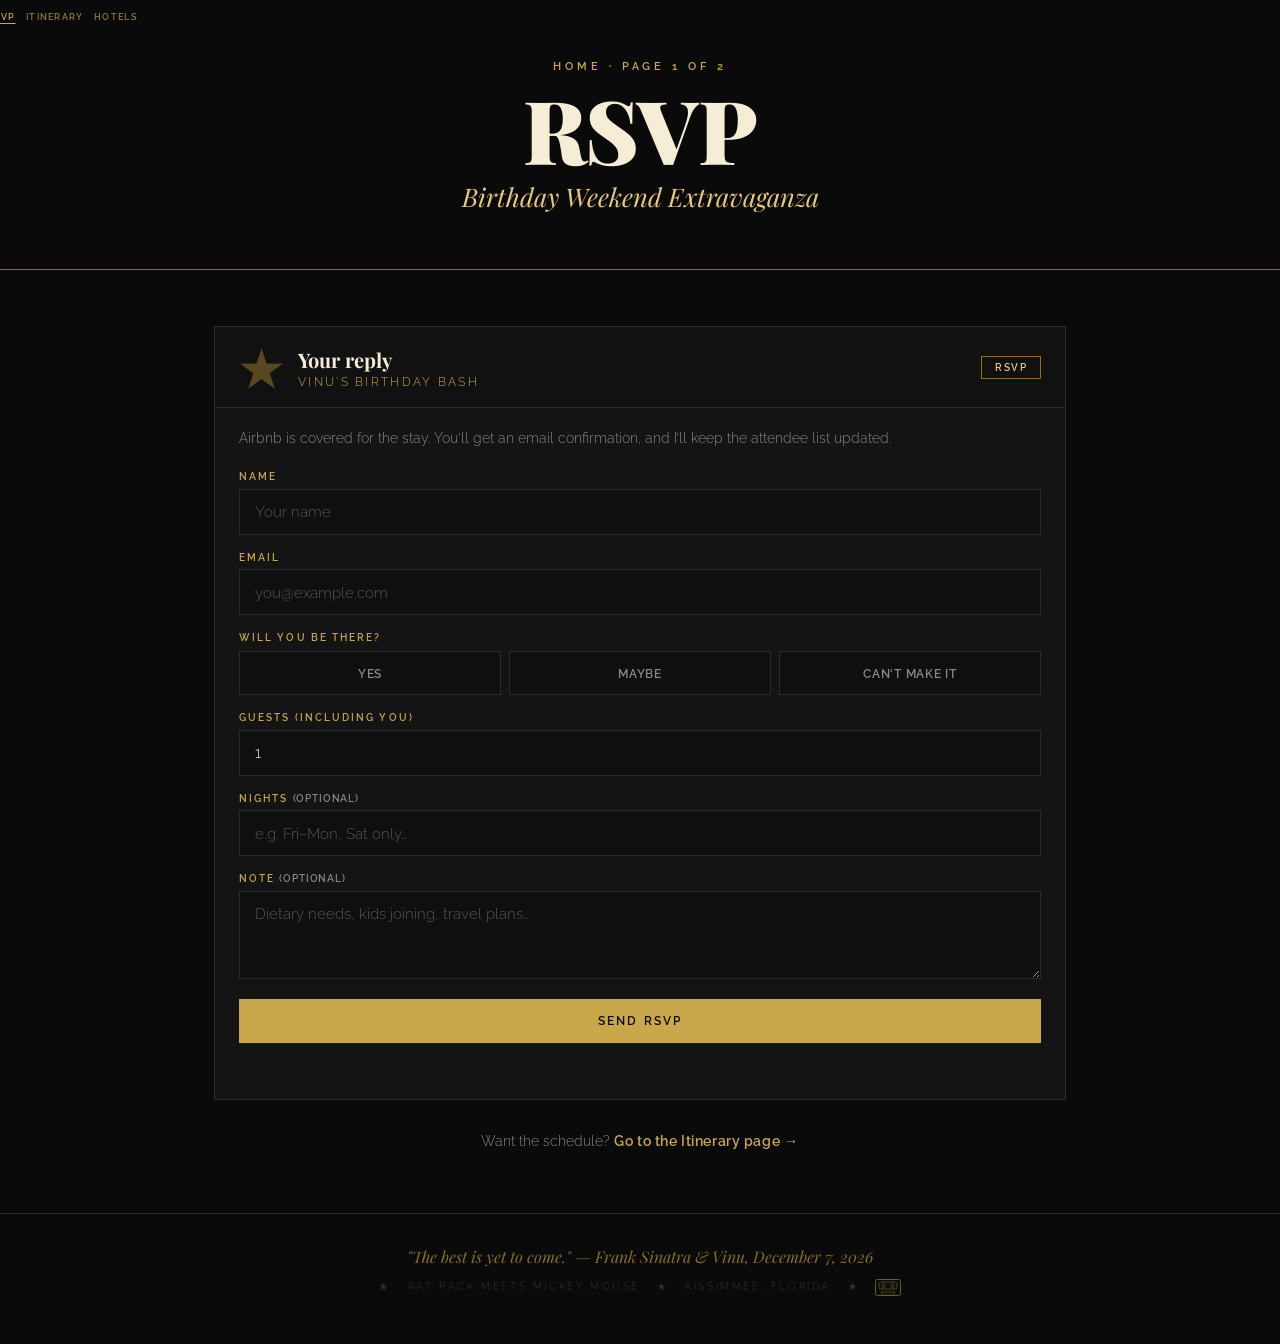
<file: rsvp.html>
<!DOCTYPE html>
<html lang="en">
  <head>
    <meta charset="UTF-8" />
    <meta name="viewport" content="width=device-width, initial-scale=1.0" />
    <title>RSVP — Vinu's Birthday Bash</title>
    <meta
      name="description"
      content="RSVP to Vinu's Around the World birthday weekend in Kissimmee."
    />
    <link rel="preconnect" href="https://fonts.googleapis.com" />
    <link rel="preconnect" href="https://fonts.gstatic.com" crossorigin />
    <link
      href="https://fonts.googleapis.com/css2?family=Playfair+Display:wght@400;700;900&family=Raleway:wght@300;400;600&display=swap"
      rel="stylesheet"
    />
    <link rel="stylesheet" href="styles.css?v=fun5" />
  </head>
  <body>
    <nav class="top-links" aria-label="Primary">
      <a class="top-link is-active" href="rsvp.html" aria-current="page">RSVP</a>
      <a class="top-link" href="itinerary.html">Itinerary</a>
      <a class="top-link" href="hotels.html">Hotels</a>
    </nav>

    <header class="marquee-header page-header">
      <div class="marquee-eyebrow">
        <a class="home-link" href="index.html">Home</a> · Page 1 of 2
      </div>
      <h1 class="marquee-title page-title">RSVP</h1>
      <p class="marquee-subtitle">Are you in for Dec 4–7, 2026?</p>
    </header>

    <div class="content">
      <section class="rsvp-section" id="rsvp" aria-labelledby="rsvp-heading">
        <div class="rsvp-card">
          <div class="rsvp-header">
            <div class="day-number">★</div>
            <div>
              <div class="rsvp-title" id="rsvp-heading">Your reply</div>
              <div class="rsvp-sub">Vinu's Birthday Bash</div>
            </div>
            <div class="day-tag rsvp">RSVP</div>
          </div>
          <div class="rsvp-body">
            <p class="rsvp-lede">
              Airbnb is covered for the stay. You’ll get an email confirmation,
              and I’ll keep the attendee list updated.
            </p>

            <p class="rsvp-download cost-note" id="rsvp-download" hidden>
              <a href="#" target="_blank" rel="noopener noreferrer"
                >Open RSVP spreadsheet</a
              >
              (download as Excel from File → Download in Google Sheets)
            </p>

            <form class="rsvp-form" id="rsvp-form" novalidate>
              <label class="field">
                <span>Name</span>
                <input
                  type="text"
                  name="name"
                  required
                  autocomplete="name"
                  placeholder="Your name"
                />
              </label>

              <label class="field">
                <span>Email</span>
                <input
                  type="email"
                  name="email"
                  required
                  autocomplete="email"
                  placeholder="you@example.com"
                />
              </label>

              <fieldset class="field field-choice">
                <legend>Will you be there?</legend>
                <div class="choices" role="radiogroup" aria-label="Attendance">
                  <label class="choice">
                    <input
                      type="radio"
                      name="attendance"
                      value="Yes"
                      required
                    />
                    <span>Yes</span>
                  </label>
                  <label class="choice">
                    <input type="radio" name="attendance" value="Maybe" />
                    <span>Maybe</span>
                  </label>
                  <label class="choice">
                    <input type="radio" name="attendance" value="No" />
                    <span>Can't make it</span>
                  </label>
                </div>
              </fieldset>

              <label class="field">
                <span>Guests (including you)</span>
                <input
                  type="number"
                  name="guests"
                  min="1"
                  max="10"
                  value="1"
                  inputmode="numeric"
                />
              </label>

              <label class="field">
                <span>Nights <em>(optional)</em></span>
                <input
                  type="text"
                  name="nights"
                  placeholder="e.g. Fri–Mon, Sat only…"
                />
              </label>

              <label class="field">
                <span>Note <em>(optional)</em></span>
                <textarea
                  name="message"
                  rows="3"
                  placeholder="Dietary needs, kids joining, travel plans…"
                ></textarea>
              </label>

              <button class="btn btn-primary btn-submit" type="submit">
                Send RSVP
              </button>
              <p
                class="form-status"
                id="form-status"
                role="status"
                aria-live="polite"
              ></p>
            </form>
          </div>
        </div>

        <p class="page-switch">
          Want the schedule?
          <a href="itinerary.html">Go to the Itinerary page →</a>
        </p>
      </section>
    </div>

    <footer class="footer">
      <div class="footer-text">
        "The best is yet to come." — Frank Sinatra & Vinu, December 7, 2026
      </div>
      <div class="footer-meta">
        ★ &nbsp; Rat Pack Meets Mickey Mouse &nbsp; ★ &nbsp; Kissimmee, Florida
        &nbsp; ★
        <button
          class="egg-cassette"
          id="egg-cassette"
          type="button"
          aria-label="A mixtape someone left behind"
        >
          <svg viewBox="0 0 26 17" xmlns="http://www.w3.org/2000/svg" aria-hidden="true">
            <rect x="0.5" y="0.5" width="25" height="16" rx="2" fill="none" stroke="#c9a84c" />
            <rect x="4" y="3" width="18" height="7" rx="1.5" fill="none" stroke="#c9a84c" stroke-width="0.75" />
            <circle cx="8.5" cy="6.5" r="1.8" fill="none" stroke="#c9a84c" stroke-width="0.75" />
            <circle cx="17.5" cy="6.5" r="1.8" fill="none" stroke="#c9a84c" stroke-width="0.75" />
            <path d="M6 13 L8 16 H18 L20 13 Z" fill="none" stroke="#c9a84c" stroke-width="0.75" />
          </svg>
        </button>
      </div>
    </footer>

    <script src="config.js"></script>
    <script src="main.js"></script>
    <script src="festive.js"></script>
    <script src="eggs.js"></script>
  </body>
</html>
</file>
<file: styles.css>
*,
*::before,
*::after {
  box-sizing: border-box;
  margin: 0;
  padding: 0;
}

:root {
  --black: #0a0a0a;
  --gold: #c9a84c;
  --gold-light: #e8c97a;
  --gold-dark: #8a6e29;
  --red: #c8102e;
  --cream: #f5edd6;
  --card-bg: #141414;
  --card-border: #2a2a2a;
  --text-dim: #888;
}

html {
  scroll-behavior: smooth;
}

body {
  background: var(--black);
  color: var(--cream);
  font-family: "Raleway", sans-serif;
  font-weight: 300;
  min-height: 100vh;
  overflow-x: hidden;
}

a {
  color: inherit;
  text-decoration: none;
}

.choose-lede {
  text-align: center;
  margin: 0 0 1.25rem;
  font-size: 0.72rem;
  font-weight: 600;
  letter-spacing: 0.22em;
  text-transform: uppercase;
  color: var(--gold);
}

.choose-grid {
  display: grid;
  grid-template-columns: 1fr 1fr;
  gap: 1rem;
  margin-bottom: 1rem;
}

.choose-card {
  display: grid;
  gap: 0.65rem;
  padding: 1.5rem 1.35rem;
  border: 1px solid var(--gold-dark);
  background: #0f0f0a;
  transition:
    border-color 180ms ease,
    background-color 180ms ease,
    transform 180ms ease;
}

.choose-card:hover {
  border-color: var(--gold);
  background: #14110a;
  transform: translateY(-2px);
}

.choose-label {
  font-size: 0.62rem;
  letter-spacing: 0.2em;
  text-transform: uppercase;
  color: var(--gold-dark);
}

.choose-title {
  font-family: "Playfair Display", serif;
  font-size: clamp(2rem, 5vw, 2.8rem);
  font-weight: 900;
  line-height: 1;
  color: var(--gold);
}

.choose-desc {
  font-size: 0.9rem;
  color: var(--text-dim);
  line-height: 1.5;
}

.choose-cta {
  margin-top: 0.35rem;
  font-size: 0.72rem;
  font-weight: 600;
  letter-spacing: 0.14em;
  text-transform: uppercase;
  color: var(--cream);
}

.page-header {
  padding-bottom: 1.75rem;
}

.page-title {
  font-size: clamp(3rem, 9vw, 5rem);
}

.page-switch {
  margin: 2rem 0 0;
  text-align: center;
  font-size: 0.9rem;
  color: var(--text-dim);
}

.page-switch a {
  color: var(--gold);
  font-weight: 600;
  letter-spacing: 0.04em;
}

.page-switch a:hover {
  color: var(--gold-light);
}

.top-links {
  position: fixed;
  top: 0.7rem;
  right: 0.85rem;
  z-index: 50;
  display: flex;
  align-items: center;
  gap: 0.65rem;
}

.top-link {
  padding: 0;
  border: 0;
  background: transparent;
  font-size: 0.58rem;
  font-weight: 600;
  letter-spacing: 0.14em;
  text-transform: uppercase;
  color: rgba(201, 168, 76, 0.72);
  transition: color 160ms ease;
}

.top-link:hover {
  color: var(--gold-light);
}

.top-link.is-active {
  color: var(--gold);
  text-decoration: underline;
  text-underline-offset: 0.28em;
}

.home-link {
  color: var(--gold);
}

.home-link:hover {
  color: var(--gold-light);
}

.site-nav {
  display: flex;
  justify-content: center;
  flex-wrap: wrap;
  gap: 0.5rem;
  margin-bottom: 1.75rem;
}

.site-nav-link {
  min-width: 7.5rem;
  padding: 0.55rem 1.1rem;
  border: 1px solid var(--gold-dark);
  font-size: 0.68rem;
  font-weight: 600;
  letter-spacing: 0.18em;
  text-transform: uppercase;
  color: var(--gold);
  transition:
    background-color 180ms ease,
    color 180ms ease;
}

.site-nav-link:hover {
  background: rgba(201, 168, 76, 0.12);
}

.site-nav-link.is-active {
  background: var(--gold);
  border-color: var(--gold);
  color: var(--black);
}

.marquee-header {
  text-align: center;
  padding: 3rem 1.5rem 2rem;
  position: relative;
  border-bottom: 1px solid var(--gold-dark);
}

@media (max-width: 600px) {
  .top-links {
    top: 0.55rem;
    right: 0.65rem;
    gap: 0.55rem;
  }

  .top-link {
    font-size: 0.52rem;
    letter-spacing: 0.1em;
  }

  .marquee-header {
    padding-top: 2.5rem;
  }
}

.marquee-stars {
  display: flex;
  justify-content: center;
  gap: 1rem;
  margin-bottom: 0.75rem;
}

.star {
  color: var(--gold);
  font-size: 1rem;
  letter-spacing: 0.5rem;
}

.marquee-eyebrow {
  font-family: "Raleway", sans-serif;
  font-weight: 600;
  font-size: 0.7rem;
  letter-spacing: 0.35em;
  color: var(--gold);
  text-transform: uppercase;
  margin-bottom: 0.75rem;
}

.marquee-title {
  font-family: "Playfair Display", serif;
  font-weight: 900;
  font-size: clamp(2.8rem, 8vw, 5.5rem);
  line-height: 1;
  color: var(--cream);
  letter-spacing: -0.01em;
  margin-bottom: 0.4rem;
}

.marquee-title span {
  color: var(--gold);
}

.marquee-subtitle {
  font-family: "Playfair Display", serif;
  font-weight: 400;
  font-style: italic;
  font-size: clamp(1.1rem, 3vw, 1.6rem);
  color: var(--gold-light);
  margin-bottom: 1.5rem;
}

.mickey-silhouette {
  display: flex;
  justify-content: center;
  align-items: center;
  margin: 1.25rem 0 0.5rem;
}

.mickey-silhouette svg {
  width: 50px;
  height: 40px;
}

.marquee-dates {
  display: inline-flex;
  gap: 0;
  border: 1px solid var(--gold-dark);
  flex-wrap: wrap;
  justify-content: center;
}

.marquee-date-item {
  padding: 0.4rem 1.2rem;
  font-size: 0.72rem;
  letter-spacing: 0.2em;
  text-transform: uppercase;
  font-weight: 600;
  color: var(--gold);
  border-right: 1px solid var(--gold-dark);
}

.marquee-date-item:last-child {
  border-right: none;
}

.marquee-actions {
  display: flex;
  flex-wrap: wrap;
  gap: 0.75rem;
  justify-content: center;
  margin-top: 1.75rem;
}

.btn {
  display: inline-flex;
  align-items: center;
  justify-content: center;
  min-height: 2.75rem;
  padding: 0.7rem 1.4rem;
  border: 1px solid var(--gold-dark);
  background: transparent;
  color: var(--gold);
  font-family: "Raleway", sans-serif;
  font-size: 0.72rem;
  font-weight: 600;
  letter-spacing: 0.18em;
  text-transform: uppercase;
  cursor: pointer;
  transition:
    background-color 180ms ease,
    color 180ms ease,
    border-color 180ms ease;
}

.btn:hover {
  background: rgba(201, 168, 76, 0.12);
}

.btn-primary {
  background: var(--gold);
  color: var(--black);
  border-color: var(--gold);
}

.btn-primary:hover {
  background: var(--gold-light);
  border-color: var(--gold-light);
  color: var(--black);
}

.btn-submit {
  width: 100%;
  margin-top: 0.25rem;
}

.btn-submit[disabled] {
  opacity: 0.65;
  cursor: wait;
}

.content {
  max-width: 900px;
  margin: 0 auto;
  padding: 2rem 1.5rem 4rem;
}

.theme-badge {
  text-align: center;
  margin-bottom: 2.5rem;
  padding: 1.5rem;
  border: 1px solid var(--gold-dark);
  background: #0f0f0f;
  position: relative;
}

.theme-badge::before {
  content: "";
  position: absolute;
  inset: 4px;
  border: 1px solid #2a2314;
  pointer-events: none;
}

.theme-badge-label {
  font-size: 0.65rem;
  letter-spacing: 0.3em;
  text-transform: uppercase;
  color: var(--gold-dark);
  margin-bottom: 0.4rem;
}

.theme-badge-text {
  font-family: "Playfair Display", serif;
  font-size: 1.4rem;
  font-weight: 700;
  color: var(--gold);
}

.theme-badge-desc {
  font-size: 0.78rem;
  color: var(--text-dim);
  margin-top: 0.4rem;
  letter-spacing: 0.05em;
}

.day-card,
.rsvp-card {
  margin-bottom: 1.5rem;
  border: 1px solid var(--card-border);
  background: var(--card-bg);
  overflow: hidden;
}

.day-header,
.rsvp-header {
  display: grid;
  grid-template-columns: auto 1fr auto;
  align-items: center;
  gap: 1rem;
  padding: 1rem 1.5rem;
  border-bottom: 1px solid var(--card-border);
  background: #111;
}

.day-number {
  font-family: "Playfair Display", serif;
  font-weight: 900;
  font-size: 3rem;
  color: var(--gold-dark);
  line-height: 1;
  opacity: 0.6;
}

.day-name,
.rsvp-title {
  font-family: "Playfair Display", serif;
  font-weight: 700;
  font-size: 1.25rem;
  color: var(--cream);
}

.day-date,
.rsvp-sub {
  font-size: 0.72rem;
  letter-spacing: 0.2em;
  text-transform: uppercase;
  color: var(--gold);
  margin-top: 0.15rem;
}

.day-tag {
  font-size: 0.65rem;
  letter-spacing: 0.15em;
  text-transform: uppercase;
  padding: 0.3rem 0.8rem;
  border: 1px solid;
  font-weight: 600;
  white-space: nowrap;
}

.day-tag.arrival {
  color: #7ec8b8;
  border-color: #2a4e49;
}

.day-tag.epcot {
  color: var(--gold);
  border-color: var(--gold-dark);
}

.day-tag.pool {
  color: #7eb8e8;
  border-color: #2a3f5a;
}

.day-tag.birthday {
  color: var(--red);
  border-color: #5a1020;
}

.day-tag.rsvp {
  color: var(--gold-light);
  border-color: var(--gold-dark);
}

.day-body,
.rsvp-body {
  padding: 1.25rem 1.5rem;
}

.timeline {
  list-style: none;
}

.timeline-item {
  display: grid;
  grid-template-columns: 70px 1fr;
  gap: 0 1rem;
  position: relative;
  padding-bottom: 1.2rem;
}

.timeline-item:last-child {
  padding-bottom: 0;
}

.timeline-item::before {
  content: "";
  position: absolute;
  left: 55px;
  top: 1.2rem;
  bottom: 0;
  width: 1px;
  background: var(--card-border);
}

.timeline-item:last-child::before {
  display: none;
}

.timeline-time {
  font-size: 0.7rem;
  letter-spacing: 0.1em;
  color: var(--gold);
  font-weight: 600;
  padding-top: 0.15rem;
  text-align: right;
}

.timeline-event {
  font-size: 0.92rem;
  font-weight: 600;
  color: var(--cream);
  line-height: 1.3;
  margin-bottom: 0.2rem;
}

.timeline-detail {
  font-size: 0.78rem;
  color: var(--text-dim);
  line-height: 1.5;
}

.timeline-dot {
  width: 6px;
  height: 6px;
  border-radius: 50%;
  background: var(--gold-dark);
  position: absolute;
  left: 52px;
  top: 0.5rem;
  transform: translateX(-50%);
}

.timeline-item.highlight .timeline-dot {
  background: var(--gold);
}

.timeline-item.highlight .timeline-event {
  color: var(--gold-light);
}

.epcot-countries {
  display: flex;
  flex-wrap: wrap;
  gap: 0.4rem;
  margin-top: 0.75rem;
}

.country-tag {
  font-size: 0.68rem;
  padding: 0.25rem 0.6rem;
  border: 1px solid var(--card-border);
  color: var(--text-dim);
  letter-spacing: 0.05em;
}

.highlight-box {
  background: #0f0f0a;
  border: 1px solid #2a1f0a;
  padding: 0.75rem 1rem;
  margin-top: 0.75rem;
  font-size: 0.8rem;
  color: var(--gold-light);
  line-height: 1.6;
}

.airbnb-rec {
  margin-top: 2.5rem;
  border: 1px solid var(--gold-dark);
  background: #0f0f0a;
  padding: 1.5rem;
}

.airbnb-rec-header {
  display: flex;
  justify-content: space-between;
  align-items: flex-start;
  gap: 1rem;
  margin-bottom: 1rem;
}

.airbnb-rec-title {
  font-family: "Playfair Display", serif;
  font-size: 1.2rem;
  font-weight: 700;
  color: var(--gold-light);
}

.airbnb-rec-sub {
  font-size: 0.75rem;
  color: var(--text-dim);
  margin-top: 0.2rem;
}

.airbnb-badge {
  font-size: 0.62rem;
  letter-spacing: 0.15em;
  text-transform: uppercase;
  padding: 0.3rem 0.7rem;
  border: 1px solid var(--gold-dark);
  color: var(--gold);
  white-space: nowrap;
}

.airbnb-copy {
  font-size: 0.82rem;
  color: var(--text-dim);
  line-height: 1.7;
}

.amenity-grid {
  display: grid;
  grid-template-columns: repeat(auto-fit, minmax(170px, 1fr));
  gap: 0.5rem;
  margin-top: 1rem;
}

.amenity {
  display: flex;
  align-items: center;
  gap: 0.5rem;
  font-size: 0.78rem;
  color: var(--text-dim);
}

.amenity-dot {
  width: 4px;
  height: 4px;
  border-radius: 50%;
  background: var(--gold-dark);
  flex-shrink: 0;
}

.cost-section,
.tips-section {
  margin-top: 2.5rem;
}

.rsvp-section {
  margin-top: 1.5rem;
}

.cost-header {
  display: flex;
  align-items: center;
  gap: 1rem;
  margin-bottom: 1.25rem;
}

.section-title {
  font-family: "Playfair Display", serif;
  font-size: 1.4rem;
  font-weight: 700;
  color: var(--cream);
}

.cost-header-line {
  flex: 1;
  height: 1px;
  background: var(--card-border);
}

.cost-grid,
.tips-grid {
  display: grid;
  grid-template-columns: 1fr 1fr;
  gap: 1rem;
}

.cost-card {
  border: 1px solid var(--card-border);
  background: #0f0f0f;
  padding: 1.1rem 1.25rem;
}

.cost-card-label {
  font-size: 0.65rem;
  letter-spacing: 0.25em;
  text-transform: uppercase;
  color: var(--text-dim);
  margin-bottom: 0.75rem;
}

.cost-row {
  display: flex;
  justify-content: space-between;
  align-items: baseline;
  font-size: 0.82rem;
  padding: 0.3rem 0;
  border-bottom: 1px solid #1a1a1a;
  gap: 1rem;
}

.cost-row:last-child {
  border-bottom: none;
}

.cost-row-label {
  color: var(--text-dim);
}

.cost-row-value {
  color: var(--cream);
  font-weight: 600;
  white-space: nowrap;
}

.cost-total {
  border: 1px solid var(--gold-dark);
  background: #0f0f0a;
  padding: 1rem 1.25rem;
  display: flex;
  justify-content: space-between;
  align-items: center;
  gap: 1rem;
  margin-top: 1rem;
}

.cost-total-label {
  font-size: 0.7rem;
  letter-spacing: 0.2em;
  text-transform: uppercase;
  color: var(--gold-dark);
}

.cost-total-amount {
  font-family: "Playfair Display", serif;
  font-size: 1.6rem;
  font-weight: 700;
  color: var(--gold);
}

.cost-note {
  font-size: 0.72rem;
  color: var(--text-dim);
  margin-top: 0.6rem;
  line-height: 1.6;
}

.tip-card {
  border-left: 2px solid var(--gold-dark);
  padding: 0.75rem 1rem;
  background: #0f0f0f;
}

.tip-label {
  font-size: 0.62rem;
  letter-spacing: 0.2em;
  text-transform: uppercase;
  color: var(--gold);
  margin-bottom: 0.3rem;
}

.tip-text {
  font-size: 0.8rem;
  color: var(--text-dim);
  line-height: 1.55;
}

.rsvp-lede {
  font-size: 0.85rem;
  color: var(--text-dim);
  line-height: 1.6;
  margin-bottom: 1.25rem;
}

.rsvp-form {
  display: grid;
  gap: 1rem;
}

.field {
  display: grid;
  gap: 0.4rem;
}

.field > span,
.field-choice legend {
  font-size: 0.65rem;
  letter-spacing: 0.2em;
  text-transform: uppercase;
  color: var(--gold);
  font-weight: 600;
}

.field em {
  font-style: normal;
  color: var(--text-dim);
  letter-spacing: 0.08em;
}

.field input,
.field textarea {
  width: 100%;
  padding: 0.85rem 0.95rem;
  border: 1px solid var(--card-border);
  background: #0f0f0f;
  color: var(--cream);
  font: inherit;
  font-size: 0.92rem;
}

.field input::placeholder,
.field textarea::placeholder {
  color: #555;
}

.field input:focus,
.field textarea:focus {
  outline: none;
  border-color: var(--gold-dark);
}

.field textarea {
  resize: vertical;
  min-height: 5.5rem;
}

.field-choice {
  margin: 0;
  padding: 0;
  border: 0;
}

.field-choice legend {
  margin-bottom: 0.5rem;
}

.choices {
  display: grid;
  grid-template-columns: repeat(3, 1fr);
  gap: 0.5rem;
}

.choice {
  position: relative;
  cursor: pointer;
}

.choice input {
  position: absolute;
  opacity: 0;
  inset: 0;
}

.choice span {
  display: grid;
  place-items: center;
  min-height: 2.75rem;
  padding: 0.5rem;
  border: 1px solid var(--card-border);
  background: #0f0f0f;
  text-align: center;
  font-size: 0.78rem;
  font-weight: 600;
  letter-spacing: 0.06em;
  text-transform: uppercase;
  color: var(--text-dim);
  transition:
    border-color 160ms ease,
    color 160ms ease,
    background-color 160ms ease;
}

.choice:hover span {
  border-color: var(--gold-dark);
  color: var(--cream);
}

.choice input:checked + span {
  border-color: var(--gold);
  color: var(--gold);
  background: #14110a;
}

.choice input:focus-visible + span {
  outline: 1px solid var(--gold-dark);
  outline-offset: 2px;
}

.form-status {
  min-height: 1.25rem;
  font-size: 0.8rem;
  color: var(--gold-light);
}

.form-status.is-error {
  color: #e07070;
}

.honey {
  position: absolute;
  left: -9999px;
  opacity: 0;
  height: 0;
  width: 0;
}

.footer {
  text-align: center;
  padding: 2rem 1.5rem 3rem;
  border-top: 1px solid var(--card-border);
}

.footer-text {
  font-family: "Playfair Display", serif;
  font-style: italic;
  font-size: 1rem;
  color: var(--gold-dark);
}

.footer-meta {
  margin-top: 0.75rem;
  font-size: 0.65rem;
  letter-spacing: 0.25em;
  text-transform: uppercase;
  color: #333;
}

.world-showcase {
  max-width: 980px;
  margin: 0 auto;
  padding: 2rem 1.5rem 0.5rem;
  text-align: center;
  overflow: visible;
}

.world-showcase-kicker {
  margin: 0 0 0.45rem;
  font-size: 0.65rem;
  font-weight: 600;
  letter-spacing: 0.3em;
  text-transform: uppercase;
  color: var(--gold-dark);
}

.world-showcase-title {
  margin: 0 0 0.5rem;
  font-family: "Playfair Display", serif;
  font-size: clamp(1.8rem, 5vw, 2.6rem);
  font-weight: 700;
  color: var(--gold);
}

.world-showcase-sub {
  margin: 0 auto 1.5rem;
  max-width: 34rem;
  font-size: 0.88rem;
  color: var(--text-dim);
  line-height: 1.55;
}

.world-stage {
  --orbit-size: min(94vw, 640px);
  --orbit-radius: calc(var(--orbit-size) / 2 - 6px);
  position: relative;
  width: var(--orbit-size);
  height: var(--orbit-size);
  margin: 2.75rem auto 2rem;
  overflow: visible;
}

.world-lagoon {
  position: absolute;
  inset: 8%;
  border-radius: 50%;
  border: 1px solid rgba(201, 168, 76, 0.28);
  background:
    radial-gradient(circle at 50% 45%, rgba(30, 55, 70, 0.35), transparent 55%),
    radial-gradient(circle at 50% 50%, rgba(15, 20, 18, 0.9), #050505 70%);
  box-shadow: inset 0 0 40px rgba(0, 0, 0, 0.65);
}

.world-lagoon::after {
  content: "";
  position: absolute;
  inset: 18%;
  border-radius: 50%;
  border: 1px dashed rgba(201, 168, 76, 0.18);
  animation: lagoon-dash 48s linear infinite;
}

.world-orbit {
  position: absolute;
  inset: 0;
  z-index: 3;
  overflow: visible;
  animation: orbit-spin 48s linear infinite;
}

.pavilion {
  --angle: calc(var(--i) * (360deg / 11));
  position: absolute;
  left: 50%;
  top: 50%;
  width: 0;
  height: 0;
  opacity: 1;
  visibility: visible;
  transform: rotate(var(--angle)) translateY(calc(var(--orbit-radius) * -1));
}

.pavilion-stabilize {
  position: absolute;
  left: 0;
  top: 0;
  transform: rotate(calc(var(--angle) * -1));
  animation: stabilize-spin 48s linear infinite;
}

.pavilion-card {
  position: absolute;
  left: 0;
  top: 0;
  transform: translate(-50%, -50%);
  display: flex;
  flex-direction: column;
  align-items: center;
  gap: 0.3rem;
  width: max-content;
  padding: 0;
  border: 0;
  background: transparent;
  opacity: 1;
  visibility: visible;
}

.pavilion-row {
  display: flex;
  align-items: center;
  gap: 0.4rem;
}

.country-outline,
.drink-photo {
  width: 3.5rem;
  height: 3.5rem;
}

.country-outline img {
  width: 100%;
  height: 100%;
  object-fit: contain;
  display: block;
  /* Black silhouette → gold */
  filter: invert(77%) sepia(35%) saturate(650%) hue-rotate(6deg) brightness(95%);
  opacity: 0.95;
}

.pavilion.is-active .country-outline img {
  filter: invert(83%) sepia(40%) saturate(700%) hue-rotate(2deg) brightness(105%);
}

.country-outline {
  display: grid;
  place-items: center;
  flex-shrink: 0;
}

.drink-photo {
  flex-shrink: 0;
  overflow: hidden;
  border-radius: 50%;
  border: 1px solid rgba(201, 168, 76, 0.45);
  background: #111;
  box-shadow: 0 2px 8px rgba(0, 0, 0, 0.45);
}

.drink-photo img {
  width: 100%;
  height: 100%;
  object-fit: cover;
  object-position: center;
  display: block;
  image-rendering: auto;
}

.pavilion.is-active .drink-photo {
  border-color: var(--gold);
}

.pavilion-meta {
  display: grid;
  gap: 0.08rem;
  justify-items: center;
  min-width: 5.5rem;
}

.pavilion-country {
  display: block;
  font-size: 0.5rem;
  font-weight: 600;
  letter-spacing: 0.1em;
  text-transform: uppercase;
  color: var(--gold);
  white-space: nowrap;
  text-shadow: 0 1px 4px rgba(0, 0, 0, 0.9);
}

.pavilion-drink {
  display: block;
  font-family: "Playfair Display", serif;
  font-size: 0.7rem;
  font-weight: 700;
  color: var(--cream);
  white-space: nowrap;
  text-shadow: 0 1px 4px rgba(0, 0, 0, 0.9);
}

.spaceship-earth {
  position: absolute;
  inset: 14%;
  z-index: 2;
  display: grid;
  place-items: center;
}

.earth-core {
  position: relative;
  z-index: 2;
  width: 100%;
  height: 100%;
  border-radius: 50%;
  overflow: hidden;
  isolation: isolate;
  aspect-ratio: 1 / 1;
  clip-path: circle(50% at 50% 50%);
  -webkit-clip-path: circle(50% at 50% 50%);
  box-shadow:
    inset -18px -10px 36px rgba(0, 0, 0, 0.55),
    0 0 0 1px rgba(120, 170, 220, 0.25);
  animation: earth-turn 48s linear infinite;
}

.earth-globe-img {
  width: 100%;
  height: 100%;
  object-fit: cover;
  object-position: center;
  display: block;
  border-radius: 50%;
  transform: scale(1.08);
}

.earth-shine {
  position: absolute;
  inset: 0;
  border-radius: 50%;
  background:
    radial-gradient(
      circle at 32% 28%,
      rgba(255, 255, 255, 0.35),
      transparent 32%
    ),
    radial-gradient(
      circle at 70% 70%,
      transparent 40%,
      rgba(0, 0, 0, 0.45) 100%
    );
  pointer-events: none;
}

.earth-atmosphere {
  position: absolute;
  inset: 0;
  border-radius: 50%;
  box-shadow: inset 0 0 24px rgba(90, 170, 255, 0.28);
  pointer-events: none;
}

.earth-ripple {
  position: absolute;
  inset: -8%;
  border-radius: 50%;
  border: 1px solid rgba(120, 180, 230, 0.22);
  animation: ripple 4.5s ease-out infinite;
}

.earth-ripple-delay {
  animation-delay: 2.25s;
}

.world-showcase-caption {
  margin: 0;
  min-height: 1.5rem;
  font-size: 0.92rem;
  color: var(--text-dim);
}

.world-showcase-caption strong {
  color: var(--gold-light);
  font-weight: 600;
}

@keyframes orbit-spin {
  to {
    transform: rotate(360deg);
  }
}

@keyframes stabilize-spin {
  from {
    transform: rotate(calc(var(--angle) * -1));
  }
  to {
    transform: rotate(calc(var(--angle) * -1 - 360deg));
  }
}

@keyframes earth-turn {
  to {
    transform: rotate(360deg);
  }
}

@keyframes lagoon-dash {
  to {
    transform: rotate(-360deg);
  }
}

@keyframes ripple {
  0% {
    transform: scale(0.85);
    opacity: 0.55;
  }
  100% {
    transform: scale(1.25);
    opacity: 0;
  }
}

@media (max-width: 600px) {
  .choose-grid,
  .cost-grid,
  .tips-grid,
  .choices {
    grid-template-columns: 1fr;
  }

  .world-stage {
    --orbit-size: min(96vw, 420px);
    margin: 2rem auto 1.5rem;
  }

  .spaceship-earth {
    inset: 16%;
  }

  .country-outline,
  .drink-photo {
    width: 2.75rem;
    height: 2.75rem;
  }

  .pavilion-drink {
    font-size: 0.6rem;
  }

  .pavilion-country {
    font-size: 0.42rem;
  }

  .pavilion-meta {
    min-width: 4.4rem;
  }

  .day-header,
  .rsvp-header {
    grid-template-columns: auto 1fr;
  }

  .day-tag {
    grid-column: 1 / -1;
    justify-self: start;
  }

  .marquee-date-item {
    border-right: none;
    border-bottom: 1px solid var(--gold-dark);
    width: 100%;
  }

  .marquee-date-item:last-child {
    border-bottom: none;
  }

  .marquee-dates {
    width: 100%;
    max-width: 280px;
    flex-direction: column;
  }

  .airbnb-rec-header {
    flex-direction: column;
  }
}

/* ---------- Festive layer ---------- */

.starfield {
  position: fixed;
  inset: 0;
  z-index: 0;
  pointer-events: none;
  overflow: hidden;
}

.starfield span {
  position: absolute;
  border-radius: 50%;
  background: var(--gold-light);
  opacity: 0;
  animation: star-twinkle 4s ease-in-out infinite;
}

@keyframes star-twinkle {
  0%,
  100% {
    opacity: 0;
    transform: scale(0.6);
  }
  50% {
    opacity: 0.7;
    transform: scale(1);
  }
}

/* Keep page content above the starfield. */
.marquee-header,
.world-showcase,
.content,
.footer,
.top-links {
  position: relative;
  z-index: 1;
}

.confetti-canvas {
  position: fixed;
  inset: 0;
  z-index: 60;
  pointer-events: none;
}

.invite-ribbon {
  display: flex;
  justify-content: center;
  margin-bottom: 1.1rem;
}

.invite-ribbon-text {
  position: relative;
  display: inline-block;
  padding: 0.45rem 1.6rem;
  border: 1px solid var(--gold);
  color: var(--black);
  background: linear-gradient(100deg, var(--gold-dark), var(--gold) 40%, var(--gold-light) 50%, var(--gold) 60%, var(--gold-dark));
  background-size: 250% 100%;
  font-size: 0.72rem;
  font-weight: 600;
  letter-spacing: 0.32em;
  text-transform: uppercase;
  animation: ribbon-sheen 3.2s linear infinite;
}

.invite-ribbon-text::before,
.invite-ribbon-text::after {
  content: "★";
  position: absolute;
  top: 50%;
  transform: translateY(-50%);
  color: var(--gold);
  font-size: 0.8rem;
}

.invite-ribbon-text::before {
  left: -1.4rem;
}

.invite-ribbon-text::after {
  right: -1.4rem;
}

@keyframes ribbon-sheen {
  0% {
    background-position: 125% 0;
  }
  100% {
    background-position: -125% 0;
  }
}

/* Shimmer sweep across the big title */
.marquee-title {
  background: linear-gradient(
    100deg,
    var(--cream) 0%,
    var(--cream) 40%,
    var(--gold-light) 50%,
    var(--cream) 60%,
    var(--cream) 100%
  );
  background-size: 250% 100%;
  -webkit-background-clip: text;
  background-clip: text;
  -webkit-text-fill-color: transparent;
  animation: title-shimmer 5.5s ease-in-out infinite;
}

.marquee-title span {
  -webkit-text-fill-color: var(--gold);
}

@keyframes title-shimmer {
  0%,
  55% {
    background-position: 125% 0;
  }
  90%,
  100% {
    background-position: -125% 0;
  }
}

.star {
  animation: stars-pulse 2.4s ease-in-out infinite;
}

@keyframes stars-pulse {
  0%,
  100% {
    opacity: 0.75;
    text-shadow: none;
  }
  50% {
    opacity: 1;
    text-shadow: 0 0 12px rgba(232, 201, 122, 0.8);
  }
}

.countdown {
  margin-top: 1.75rem;
}

.countdown-label {
  font-size: 0.68rem;
  font-weight: 600;
  letter-spacing: 0.3em;
  text-transform: uppercase;
  color: var(--gold);
  margin-bottom: 0.8rem;
}

.countdown-grid {
  display: inline-flex;
  gap: 0.6rem;
}

.countdown-cell {
  display: grid;
  gap: 0.25rem;
  min-width: 4.4rem;
  padding: 0.7rem 0.6rem 0.6rem;
  border: 1px solid var(--gold-dark);
  background: rgba(201, 168, 76, 0.06);
}

.countdown-num {
  font-family: "Playfair Display", serif;
  font-size: 1.7rem;
  font-weight: 900;
  line-height: 1;
  color: var(--gold-light);
  font-variant-numeric: tabular-nums;
}

.countdown-unit {
  font-size: 0.55rem;
  font-weight: 600;
  letter-spacing: 0.22em;
  text-transform: uppercase;
  color: var(--text-dim);
}

@media (max-width: 600px) {
  .countdown-cell {
    min-width: 3.6rem;
    padding: 0.55rem 0.4rem 0.5rem;
  }

  .countdown-num {
    font-size: 1.35rem;
  }
}

/* ---------- Guest of honor ---------- */

.guest-of-honor {
  position: relative;
  z-index: 1;
  text-align: center;
  padding: 3rem 1.5rem 0.5rem;
}

.guest-frame {
  display: inline-block;
  max-width: 460px;
  margin-top: 1.75rem;
  padding: 10px;
  border: 1px solid var(--gold);
  outline: 1px solid var(--gold-dark);
  outline-offset: 5px;
  background: #0f0f0a;
  box-shadow: 0 14px 44px rgba(0, 0, 0, 0.6), 0 0 34px rgba(201, 168, 76, 0.12);
  transform: rotate(-1.2deg);
  transition: transform 220ms ease, box-shadow 220ms ease;
}

.guest-frame:hover {
  transform: rotate(0deg) scale(1.015);
  box-shadow: 0 16px 50px rgba(0, 0, 0, 0.65), 0 0 44px rgba(201, 168, 76, 0.22);
}

.guest-frame img {
  display: block;
  width: 100%;
  height: auto;
}

.guest-plaque {
  display: grid;
  gap: 0.3rem;
  padding: 0.9rem 0.8rem 0.5rem;
}

.guest-name {
  font-family: "Playfair Display", serif;
  font-size: 1.3rem;
  font-weight: 900;
  color: var(--gold);
  letter-spacing: 0.04em;
}

.guest-caption {
  font-size: 0.78rem;
  line-height: 1.6;
  color: var(--text-dim);
  font-style: italic;
}

/* ---------- Epcot monorail ---------- */

.monorail {
  position: relative;
  z-index: 1;
  text-align: center;
  padding: 3rem 1.5rem 2.5rem;
  border-top: 1px solid var(--gold-dark);
}

.monorail-stage {
  max-width: 860px;
  margin: 2.5rem auto 0;
}

.monorail-track {
  position: relative;
  height: 150px;
}

/* elevated beam */
.monorail-beam {
  position: absolute;
  left: 0;
  right: 0;
  top: 64px;
  height: 6px;
  background: linear-gradient(
    90deg,
    rgba(201, 168, 76, 0.25),
    var(--gold-dark) 12%,
    var(--gold-dark) 88%,
    rgba(201, 168, 76, 0.25)
  );
  border-radius: 3px;
}

/* support pylons under the beam */
.monorail-pylons {
  position: absolute;
  left: 2%;
  right: 2%;
  top: 70px;
  height: 34px;
  background: repeating-linear-gradient(
    90deg,
    transparent 0,
    transparent 78px,
    rgba(201, 168, 76, 0.35) 78px,
    rgba(201, 168, 76, 0.35) 82px
  );
  -webkit-mask-image: linear-gradient(180deg, #000 0%, transparent 100%);
  mask-image: linear-gradient(180deg, #000 0%, transparent 100%);
}

.monorail-station {
  position: absolute;
  top: 58px;
  left: var(--pos);
  transform: translateX(-50%);
  display: grid;
  justify-items: center;
  gap: 0.3rem;
  width: 9.5rem;
}

.station-dot {
  width: 12px;
  height: 12px;
  border-radius: 50%;
  border: 2px solid var(--gold);
  background: var(--black);
  transition:
    background-color 250ms ease,
    box-shadow 250ms ease;
}

.monorail-station.is-here .station-dot {
  background: var(--gold);
  box-shadow: 0 0 14px rgba(232, 201, 122, 0.9);
}

.station-name {
  margin-top: 1.35rem;
  font-family: "Playfair Display", serif;
  font-size: 0.85rem;
  font-weight: 700;
  color: var(--cream);
}

.monorail-station.is-here .station-name {
  color: var(--gold-light);
}

.station-note {
  font-size: 0.58rem;
  font-weight: 600;
  letter-spacing: 0.14em;
  text-transform: uppercase;
  color: var(--text-dim);
}

.monorail-train {
  position: absolute;
  top: 8px;
  left: 6%;
  width: 220px;
  transform: translateX(-50%);
  transition: left 2800ms cubic-bezier(0.45, 0.05, 0.35, 1);
  filter: drop-shadow(0 6px 10px rgba(0, 0, 0, 0.55));
}

.monorail-train svg {
  width: 100%;
  height: auto;
  display: block;
  transition: transform 400ms ease;
}

.monorail-train.is-returning svg {
  transform: scaleX(-1);
}

.monorail-caption {
  margin-top: 1.4rem;
  font-size: 0.95rem;
  color: var(--text-dim);
}

.monorail-caption strong {
  color: var(--gold);
  font-weight: 600;
}

@media (max-width: 640px) {
  .monorail-track {
    height: 170px;
  }

  .monorail-train {
    width: 150px;
    top: 26px;
  }

  .monorail-station {
    width: 5.4rem;
  }

  .station-name {
    font-size: 0.68rem;
  }

  .station-note {
    font-size: 0.48rem;
  }
}

/* ---------- Hotels page ---------- */

.hotels-grid {
  display: grid;
  grid-template-columns: repeat(auto-fit, minmax(260px, 1fr));
  gap: 1rem;
  margin: 1.5rem 0 2.5rem;
}

.hotel-card {
  display: grid;
  gap: 0.55rem;
  align-content: start;
  padding: 1.4rem 1.3rem;
  border: 1px solid var(--card-border);
  background: var(--card-bg);
  transition:
    border-color 180ms ease,
    transform 180ms ease,
    box-shadow 180ms ease;
}

.hotel-card:hover {
  border-color: var(--gold-dark);
  transform: translateY(-2px);
  box-shadow: 0 8px 24px rgba(201, 168, 76, 0.12);
}

.hotel-tier {
  font-size: 0.6rem;
  font-weight: 600;
  letter-spacing: 0.24em;
  text-transform: uppercase;
  color: var(--gold);
}

.hotel-name {
  font-family: "Playfair Display", serif;
  font-size: 1.2rem;
  font-weight: 700;
  color: var(--cream);
  line-height: 1.25;
}

.hotel-meta {
  font-size: 0.7rem;
  font-weight: 600;
  letter-spacing: 0.08em;
  text-transform: uppercase;
  color: var(--gold-light);
}

.hotel-desc {
  font-size: 0.88rem;
  line-height: 1.55;
  color: var(--text-dim);
}

/* ---------- Easter eggs ---------- */

.egg-modal {
  position: fixed;
  inset: 0;
  z-index: 80;
  display: grid;
  place-items: center;
  padding: 1.5rem;
  background: rgba(0, 0, 0, 0.78);
  backdrop-filter: blur(3px);
}

.egg-box {
  position: relative;
  max-width: 34rem;
  width: 100%;
  padding: 2rem 1.8rem 1.6rem;
  text-align: center;
  border: 1px solid var(--gold);
  background:
    repeating-linear-gradient(
      0deg,
      rgba(201, 168, 76, 0.05) 0,
      rgba(201, 168, 76, 0.05) 1px,
      transparent 1px,
      transparent 3px
    ),
    #0d0d0a;
  box-shadow: 0 0 60px rgba(201, 168, 76, 0.25);
  animation: egg-pop 240ms cubic-bezier(0.2, 1.4, 0.4, 1);
}

@keyframes egg-pop {
  from {
    transform: scale(0.85);
    opacity: 0;
  }
  to {
    transform: scale(1);
    opacity: 1;
  }
}

.egg-kicker {
  font-family: monospace;
  font-size: 0.72rem;
  letter-spacing: 0.28em;
  text-transform: uppercase;
  color: var(--gold);
  margin-bottom: 0.7rem;
}

.egg-title {
  font-family: "Playfair Display", serif;
  font-size: 1.6rem;
  font-weight: 900;
  color: var(--gold-light);
  margin-bottom: 0.8rem;
}

.egg-body {
  font-size: 0.9rem;
  line-height: 1.7;
  color: var(--cream);
}

.egg-tape {
  display: grid;
  grid-template-columns: 1fr 1fr;
  gap: 1rem;
  margin: 0.6rem 0 1rem;
  text-align: left;
}

.egg-side strong {
  display: block;
  font-size: 0.68rem;
  letter-spacing: 0.24em;
  text-transform: uppercase;
  color: var(--gold);
  margin-bottom: 0.4rem;
}

.egg-side ol {
  margin: 0;
  padding-left: 1.1rem;
  font-size: 0.78rem;
  line-height: 1.8;
  color: var(--text-dim);
}

@media (max-width: 520px) {
  .egg-tape {
    grid-template-columns: 1fr;
  }
}

.egg-close {
  margin-top: 1.2rem;
  padding: 0.55rem 1.2rem;
  border: 1px solid var(--gold-dark);
  background: transparent;
  color: var(--gold);
  font-family: monospace;
  font-size: 0.7rem;
  letter-spacing: 0.2em;
  text-transform: uppercase;
  cursor: pointer;
  animation: egg-blink 1.4s step-end infinite;
}

.egg-close:hover {
  background: rgba(201, 168, 76, 0.12);
  animation: none;
}

@keyframes egg-blink {
  0%,
  60%,
  100% {
    opacity: 1;
  }
  70%,
  90% {
    opacity: 0.45;
  }
}

.egg-cassette {
  display: inline-flex;
  align-items: center;
  margin-left: 0.6rem;
  padding: 0;
  border: 0;
  background: transparent;
  cursor: pointer;
  opacity: 0.5;
  transition: opacity 180ms ease, transform 180ms ease;
  vertical-align: middle;
}

.egg-cassette:hover {
  opacity: 1;
  transform: rotate(-4deg);
}

.egg-cassette svg {
  width: 26px;
  height: 17px;
  display: block;
}

/* Livelier chooser cards */
.choose-card {
  position: relative;
  overflow: hidden;
}

.choose-card::after {
  content: "";
  position: absolute;
  top: 0;
  left: -80%;
  width: 55%;
  height: 100%;
  background: linear-gradient(
    105deg,
    transparent,
    rgba(232, 201, 122, 0.12),
    transparent
  );
  transform: skewX(-18deg);
  transition: left 500ms ease;
  pointer-events: none;
}

.choose-card:hover::after {
  left: 130%;
}

.choose-card:hover {
  box-shadow: 0 8px 28px rgba(201, 168, 76, 0.16);
}

.choose-card:hover .choose-cta {
  color: var(--gold-light);
}

@media (prefers-reduced-motion: reduce) {
  html {
    scroll-behavior: auto;
  }

  .world-orbit,
  .pavilion-stabilize,
  .earth-core,
  .world-lagoon::after,
  .earth-ripple,
  .choose-card:hover,
  .starfield span,
  .invite-ribbon-text,
  .marquee-title,
  .star {
    animation: none;
  }

  .marquee-title {
    background: none;
    -webkit-background-clip: initial;
    background-clip: initial;
    -webkit-text-fill-color: var(--cream);
  }

  .pavilion-stabilize {
    transform: rotate(calc(var(--angle) * -1));
  }

  .choose-card:hover {
    transform: none;
  }

  .choose-card::after {
    display: none;
  }

  .monorail-train {
    transition: none;
  }
}
</file>
